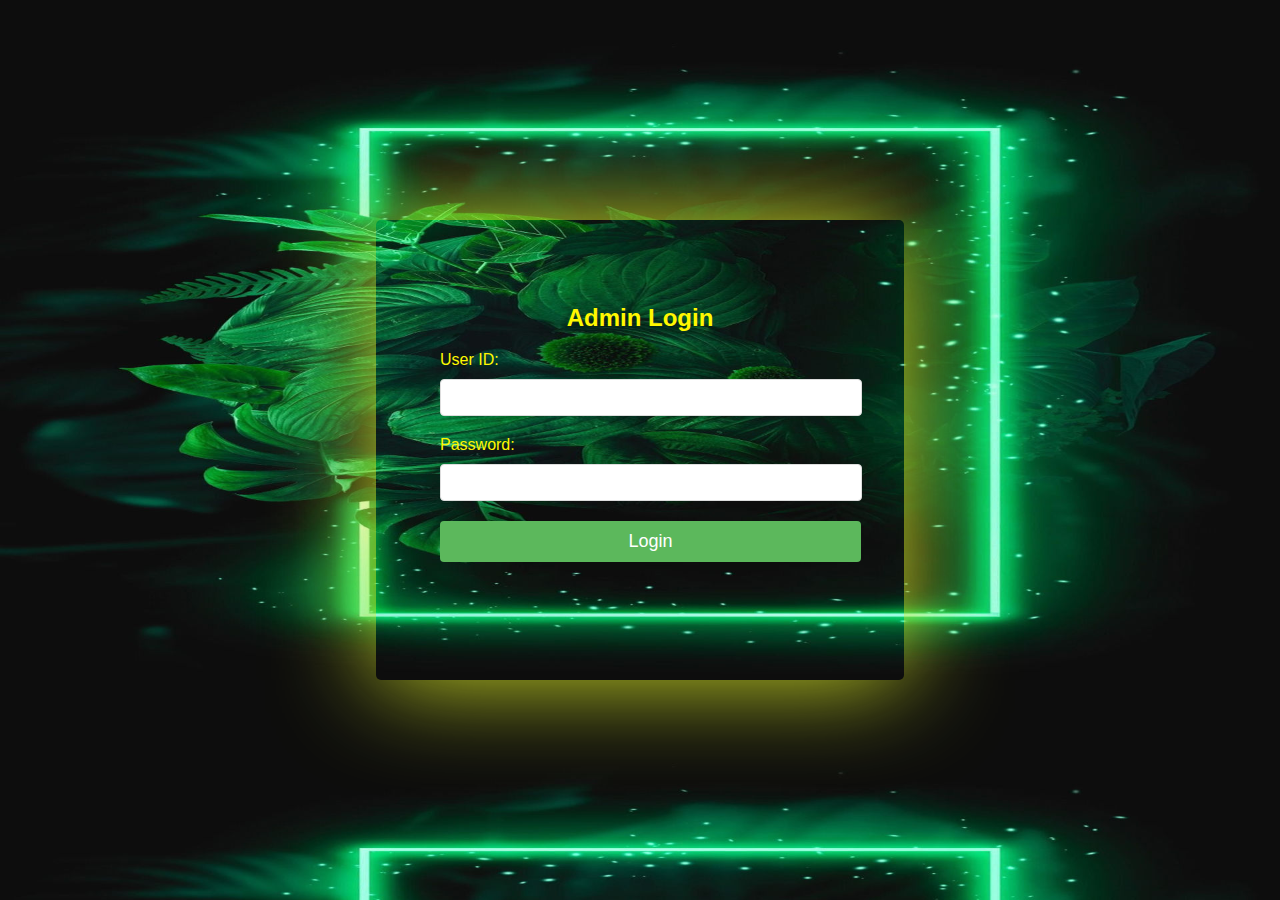
<file: AdminLogin.html>
<!DOCTYPE html>
<html lang="en">
<head>
    <meta charset="UTF-8">
    <meta name="viewport" content="width=device-width, initial-scale=1.0">
    <title>Admin Login</title>
    <link rel="icon" href="ico3.png" type="image/png">
    <link rel="stylesheet" href="AdminLongin.css">
</head>
<body>
    <div class="login-container">
        <h2>Admin Login</h2>
        <form id="loginForm">
            <div class="input-group">
                <label for="userId">User ID:</label>
                <input type="text" id="userId" required>
            </div>
            <div class="input-group">
                <label for="password">Password:</label>
                <input type="password" id="password" required>
            </div>
            <button type="submit">Login</button>
            
            <p id="message" class="error-message"></p>
        </form>
    </div>
    <script src="AdminLogin.js"></script>
</body>
</html>
</file>
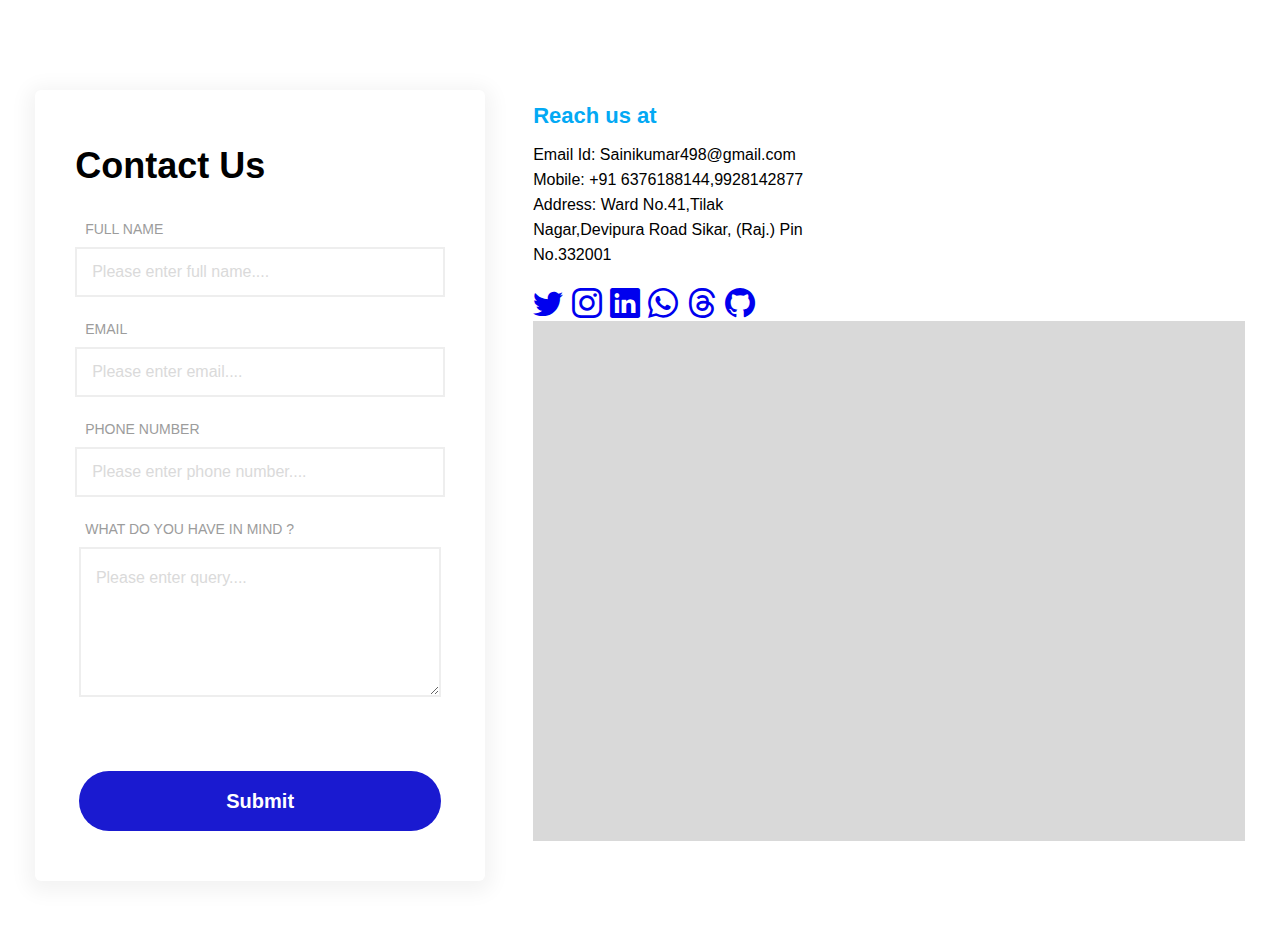
<file: Contact.html>
<!DOCTYPE html>
<html lang="en">
<head>
    <title>Contact</title>
    <link rel="icon" href="ico3.png" type="image/png">
    <link rel="stylesheet" href="Contact.css">
    <link rel="stylesheet" href="ContactRespo.css">
    <link rel="stylesheet" href="https://cdn.jsdelivr.net/npm/bootstrap-icons@1.11.3/font/bootstrap-icons.min.css">
    
</head>
<body>
    <div class="contact_us_6">
        <div class="responsive-container-block container">
          <form method="POST" id="form" class="form-box">
            <input type="hidden" name="access_key" value="07b99b09-ee72-45ee-97b2-a0190a23fc3d">
            <div class="container-block form-wrapper">
              <div class="mob-text">
                <p class="text-blk contactus-head">
                  Contact Us
                </p>
                <p class="text-blk contactus-subhead">
                  Lorem ipsum dolor sit amet, consectetur adipiscing elit. Felis diam lectus sapien.
                </p>
              </div>
              <div class="responsive-container-block" id="i2cbk">
                <div class="responsive-cell-block wk-tab-12 wk-mobile-12 wk-desk-12 wk-ipadp-12" id="i10mt-3">
                  <p class="text-blk input-title">
                    FULL NAME
                  </p>
                  <input class="input" id="ijowk-3" name="name" placeholder="Please enter full name...." required>
                </div>
                <div class="responsive-cell-block wk-tab-12 wk-mobile-12 wk-desk-12 wk-ipadp-12" id="ip1yp">
                  <p class="text-blk input-title">
                    EMAIL
                  </p>
                  <input class="input" id="ipmgh-3" name="email" placeholder="Please enter email...." required >
                </div>
                <div class="responsive-cell-block wk-tab-12 wk-mobile-12 wk-desk-12 wk-ipadp-12" id="ih9wi">
                  <p class="text-blk input-title">
                    PHONE NUMBER
                  </p>
                  <input class="input" id="imgis-3" name="phone number" placeholder="Please enter phone number...." required>
                </div>
                <div class="responsive-cell-block wk-tab-12 wk-mobile-12 wk-desk-12 wk-ipadp-12" id="i634i-3">
                  <p class="text-blk input-title">
                    WHAT DO YOU HAVE IN MIND ?
                  </p>
                  <textarea class="textinput" id="i5vyy-3" name="massase" placeholder="Please enter query...." required></textarea>
                </div>
              </div>
              <input type="checkbox" name="botcheck" class="hidden" style="display: none;">
              <button class="submit-btn" id="w-c-s-bgc_p-1-dm-id-2">Submit</button>
            </div>
            <div id="result"></div>
          </form>
          <div class="responsive-cell-block wk-desk-7 wk-ipadp-12 wk-tab-12 wk-mobile-12" id="i772w">
            <div class="map-part">
              <p class="text-blk map-contactus-head" id="w-c-s-fc_p-1-dm-id">
                Reach us at
              </p>
              <p class="text-blk map-contactus-subhead">
                Email Id: Sainikumar498@gmail.com
                Mobile: +91 6376188144,9928142877
                Address: Ward No.41,Tilak Nagar,Devipura Road
                Sikar, (Raj.) Pin No.332001
              </p>
              <p class="text-blk map-contactus-subhead"></p>
              <div class="icon">
                <a href="https://x.com/Er_ANKIT_SAINI"><i class="bi bi-twitter"></i></a>
                <a href="https://www.instagram.com/ankit.saini.sekhawati/profilecard/?igsh=Y3B1ZWVoazY4NDR6"><i class="bi bi-instagram"></i></a>
                <a href="https://www.linkedin.com/in/ankit-kumar-saini-2961a4275?utm_source=share&utm_campaign=share_via&utm_content=profile&utm_medium=android_app"><i class="bi bi-linkedin"></i></a>
                <a href="https://wa.me/916376188144"><i class="bi bi-whatsapp"></i></a>
                <a href="https://www.threads.net/@ankit.saini.sekhawati"><i class="bi bi-threads"></i></a>
                <a href="https://github.com/ANKITSAINI498"><i class="bi bi-github"></i></a>
              </div>
              <div class="map-box container-block">
                <iframe src="https://www.google.com/maps/embed?pb=!1m18!1m12!1m3!1d14139.599993341913!2d75.21289915!3d27.62761365!2m3!1f0!2f0!3f0!3m2!1i1024!2i768!4f13.1!4m3!3e6!4m0!4m0!5e0!3m2!1sen!2sin!4v1728842800286!5m2!1sen!2sin" width="100%" height="100%" style="border:0;" allowfullscreen="" loading="lazy" referrerpolicy="no-referrer-when-downgrade"></iframe>
              </div>
            </div>
          </div>
        </div>
      </div>
      
      <script src="Contact.js"></script>
      <script src="Gmail.js"></script>

</body>
</html>
</file>
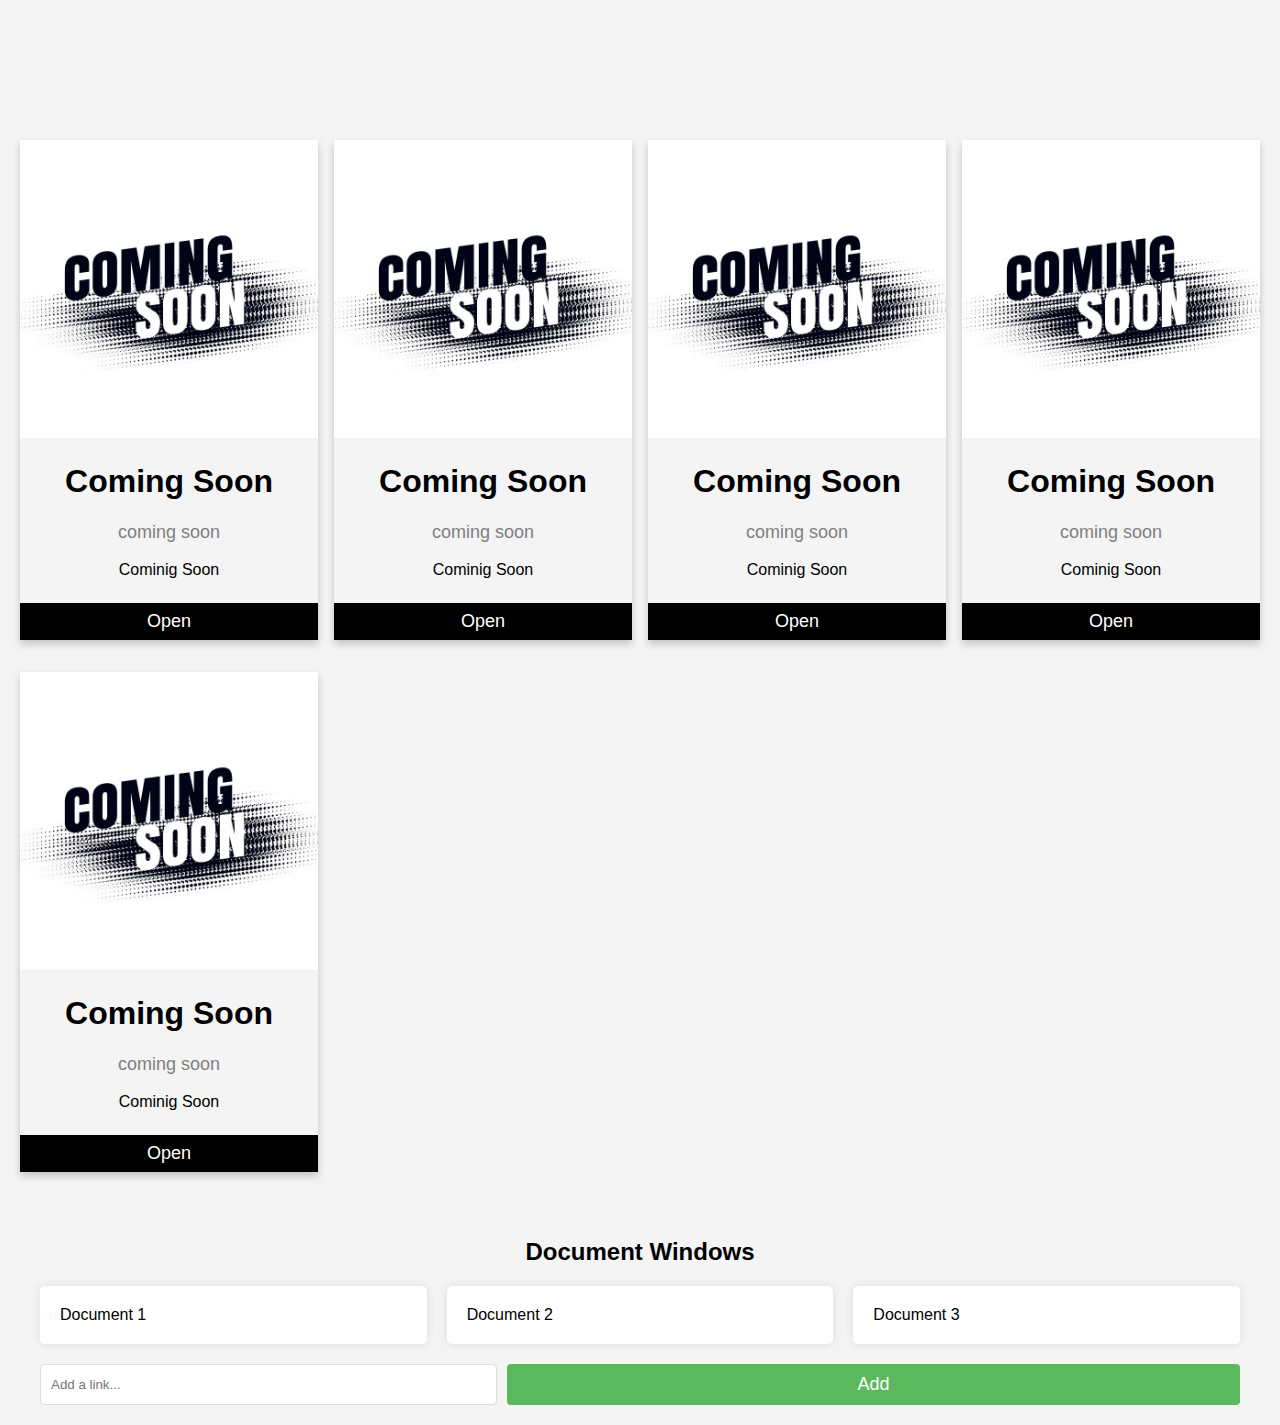
<file: head.html>
<!DOCTYPE html>
<html lang="en">
<head>
    <meta charset="UTF-8">
    <meta name="viewport" content="width=device-width, initial-scale=1.0">
    <title>Admin Login</title>
    <link rel="icon" href="ico3.png" type="image/png">
    <link rel="stylesheet" href="head.css"> 
</head>
<body>


    <section class="layout">
        <div>
            <div class="card">
                <img src="coming-soon.webp" alt="coming soon" style="width:100%">
                <h1>Coming Soon</h1>
                <p class="title">coming soon</p>
                <p>Cominig Soon</p>
                <div style="margin: 24px 0;">
                    <a href="#"><i class="fa fa-dribbble"></i></a>
                    <a href="#"><i class="fa fa-twitter"></i></a>
                    <a href="#"><i class="fa fa-linkedin"></i></a>
                    <a href="#"><i class="fa fa-facebook"></i></a>
                </div>
                <p><button class="button-1">Open</button></p>
            </div>
        </div>

        <div>
            <div class="card">
                <img src="coming-soon.webp" alt="coming soon" style="width:100%">
                <h1>Coming Soon</h1>
                <p class="title">coming soon</p>
                <p>Cominig Soon</p>
                <div style="margin: 24px 0;">
                    <a href="#"><i class="fa fa-dribbble"></i></a>
                    <a href="#"><i class="fa fa-twitter"></i></a>
                    <a href="#"><i class="fa fa-linkedin"></i></a>
                    <a href="#"><i class="fa fa-facebook"></i></a>
                </div>
                <p><button class="button-1">Open</button></p>
            </div>
        </div>

        <div>
            <div class="card">
                <img src="coming-soon.webp" alt="coming soon" style="width:100%">
                <h1>Coming Soon</h1>
                <p class="title">coming soon</p>
                <p>Cominig Soon</p>
                <div style="margin: 24px 0;">
                    <a href="#"><i class="fa fa-dribbble"></i></a>
                    <a href="#"><i class="fa fa-twitter"></i></a>
                    <a href="#"><i class="fa fa-linkedin"></i></a>
                    <a href="#"><i class="fa fa-facebook"></i></a>
                </div>
                <p><button class="button-1">Open</button></p>
            </div>
        </div>

        <div>
            <div class="card">
                <img src="coming-soon.webp" alt="coming soon" style="width:100%">
                <h1>Coming Soon</h1>
                <p class="title">coming soon</p>
                <p>Cominig Soon</p>
                <div style="margin: 24px 0;">
                    <a href="#"><i class="fa fa-dribbble"></i></a>
                    <a href="#"><i class="fa fa-twitter"></i></a>
                    <a href="#"><i class="fa fa-linkedin"></i></a>
                    <a href="#"><i class="fa fa-facebook"></i></a>
                </div>
                <p><button class="button-1">Open</button></p>
            </div>
        </div>

        <div>
            <div class="card">
                <img src="coming-soon.webp" alt="coming soon" style="width:100%">
                <h1>Coming Soon</h1>
                <p class="title">coming soon</p>
                <p>Cominig Soon</p>
                <div style="margin: 24px 0;">
                    <a href="#"><i class="fa fa-dribbble"></i></a>
                    <a href="#"><i class="fa fa-twitter"></i></a>
                    <a href="#"><i class="fa fa-linkedin"></i></a>
                    <a href="#"><i class="fa fa-facebook"></i></a>
                </div>
                <p><button class="button-1">Open</button></p>
            </div>
        </div>

    </section>



    <div class="container-1">
        <h2>Document Windows</h2>
        <div class="documents">
            <!-- Document windows will be created here -->
        </div>
        <div class="link-box">
            <input type="text" id="linkInput" placeholder="Add a link...">
            <button class="Button-2" id="addButton">Add</button>
        </div>
    </div>
    <script src="head.js"></script>
</body>
</html>
</file>
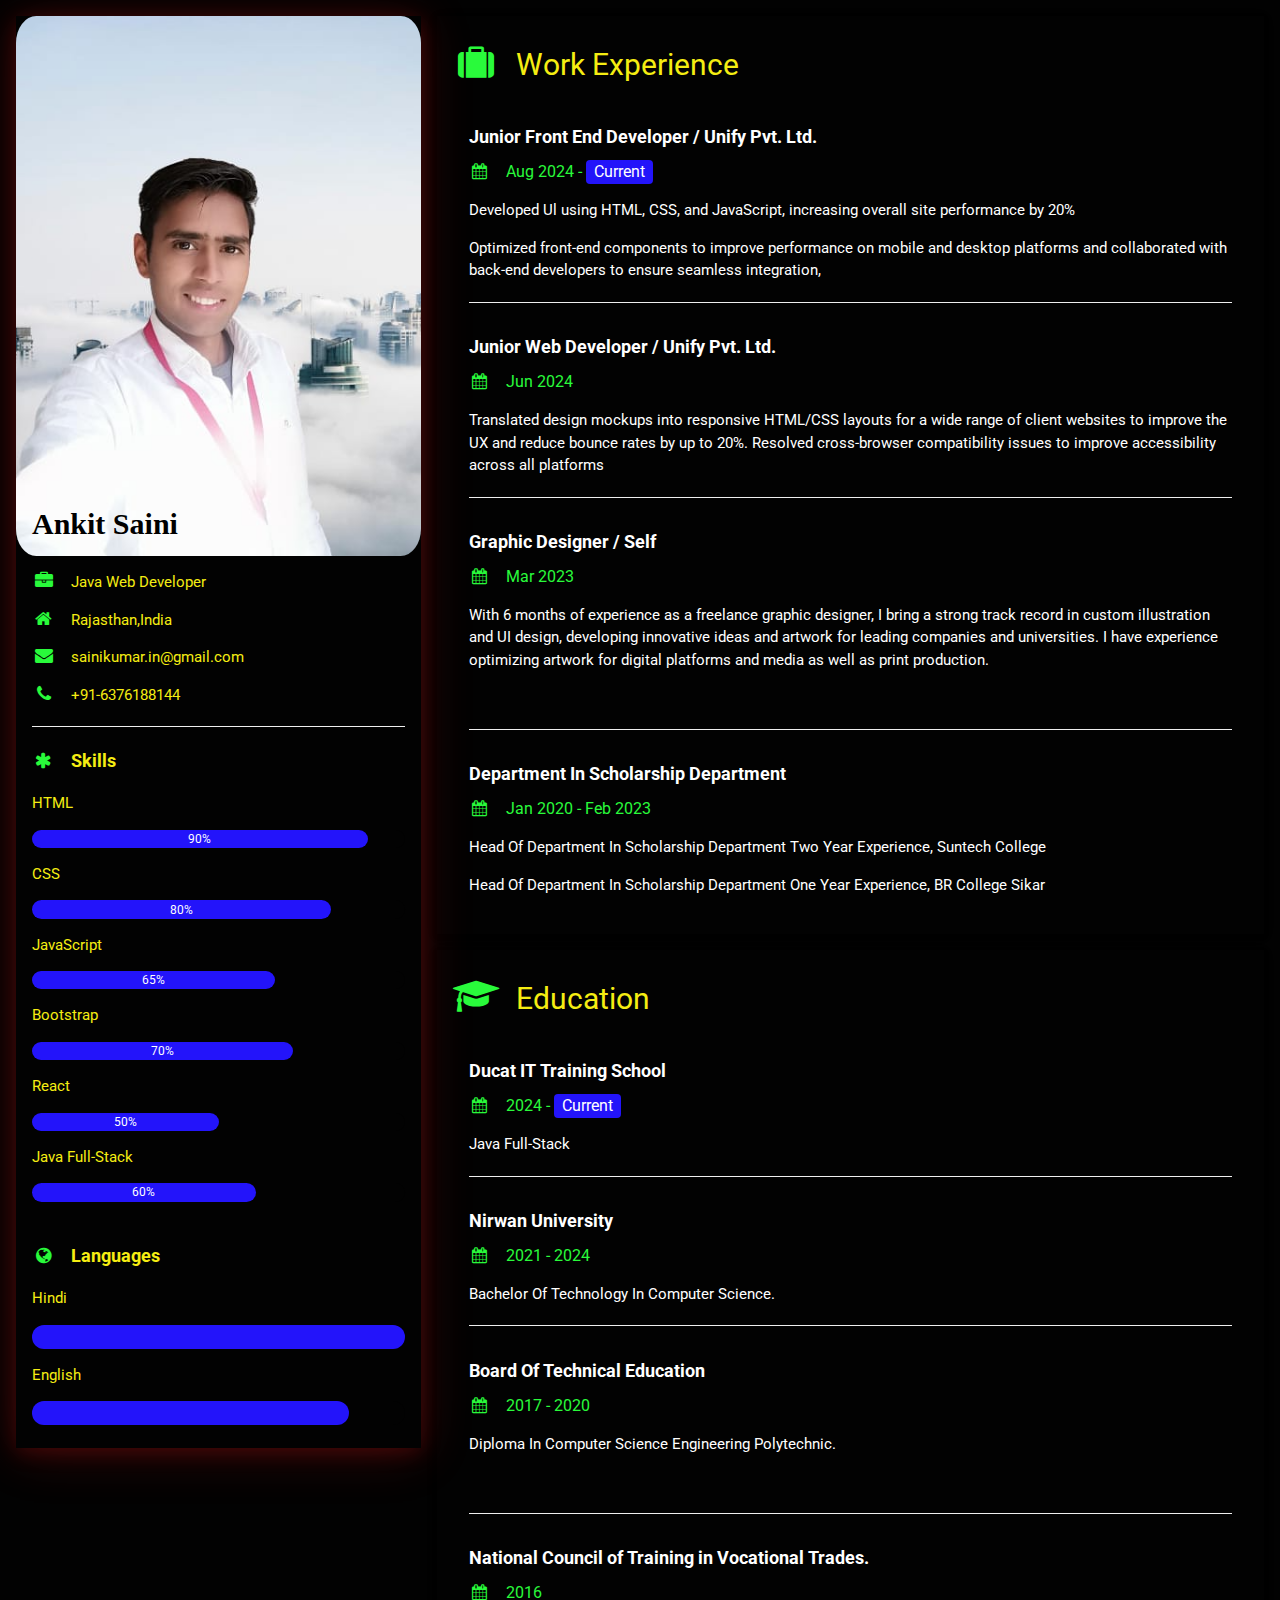
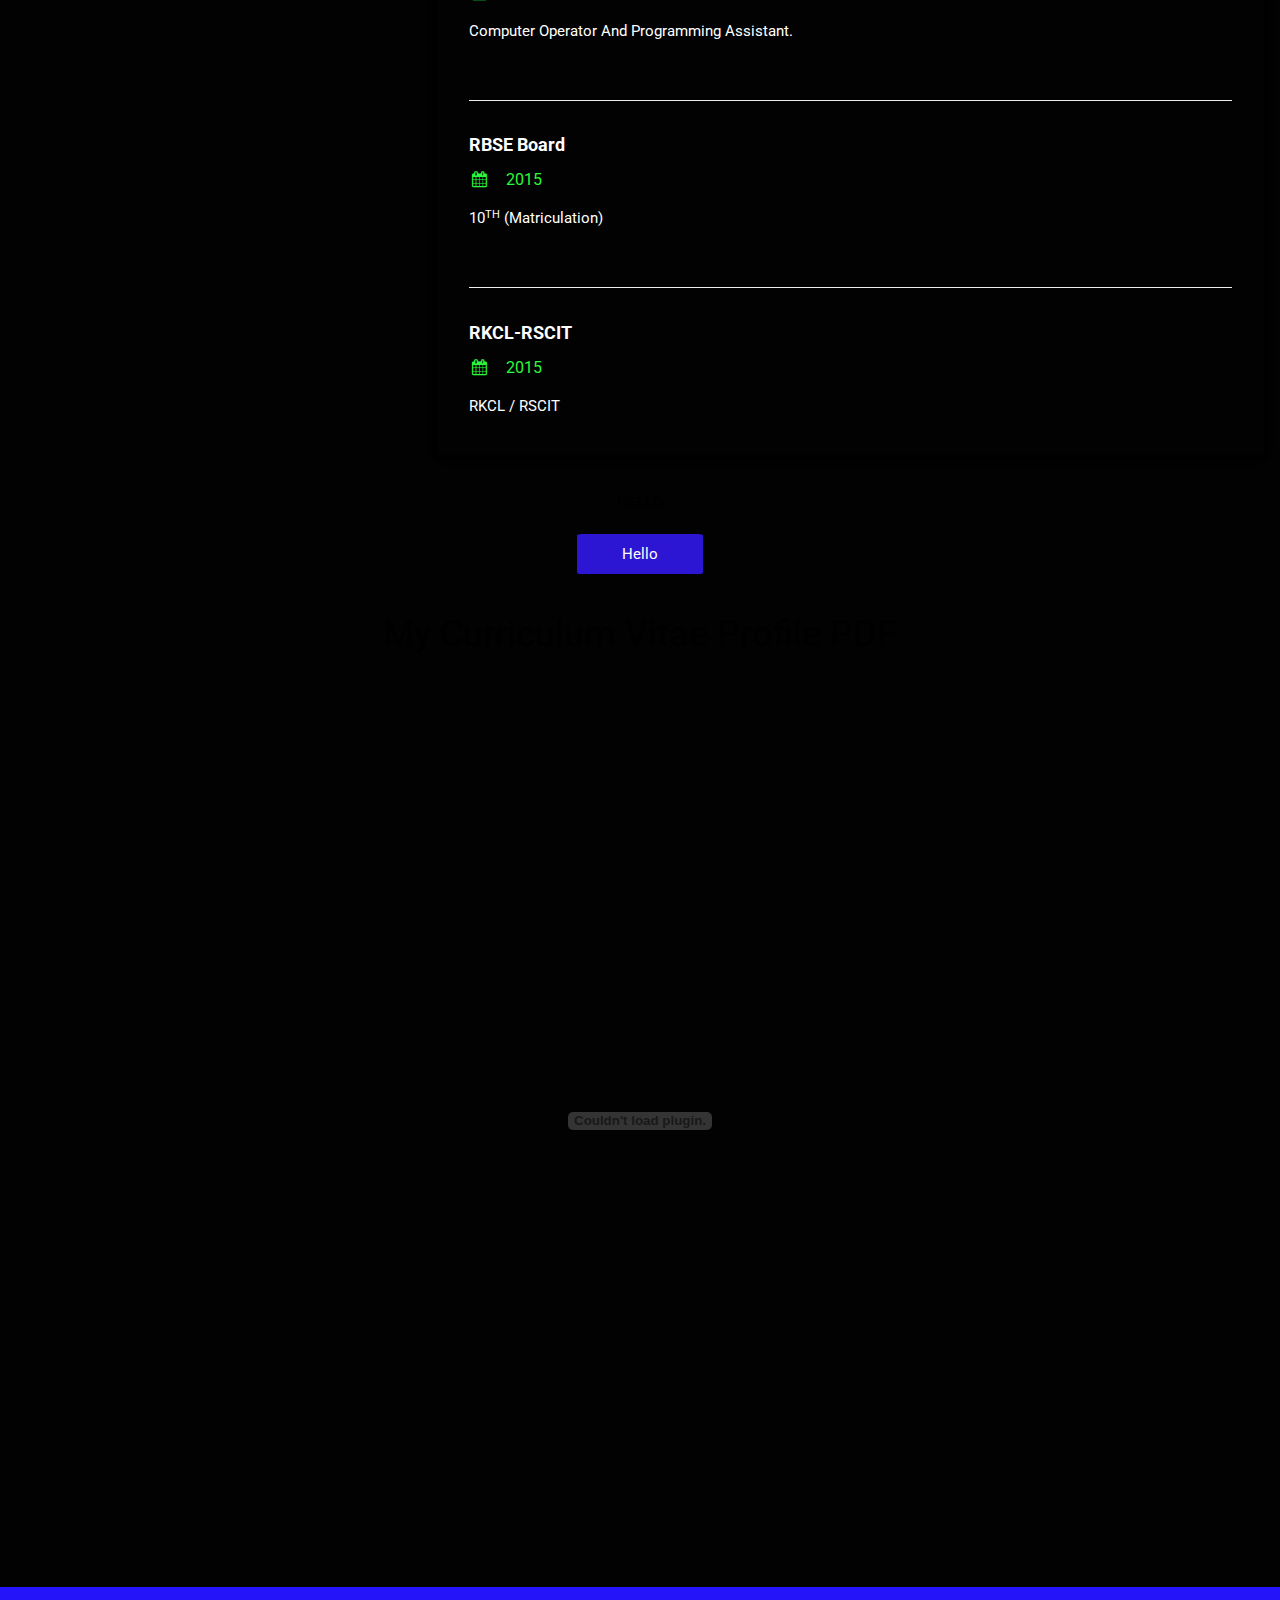
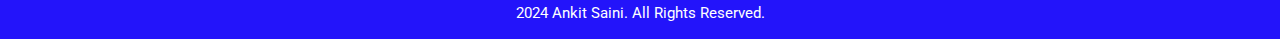
<file: Resume.html>
<html>
<title>My Resume</title>
<link rel="icon" href="ico3.png" type="image/png">
<meta charset="UTF-8">
<meta name="viewport" content="width=device-width, initial-scale=1">
<link rel="stylesheet" href="./Resume.css">
<link rel='stylesheet' href='https://fonts.googleapis.com/css?family=Roboto'>
<link rel="stylesheet" href="https://cdnjs.cloudflare.com/ajax/libs/font-awesome/4.7.0/css/font-awesome.min.css">
<style>
html,body,h1,h2,h3,h4,h5,h6 {font-family: "Roboto", sans-serif}
</style>
<body class="w3-light-grey">
 
<!-- Page Container -->
<div class="w3-content w3-margin-top" style="max-width:1400px;">


  <!-- The Grid -->
  <div class="w3-row-padding">
  
    <!-- Left Column -->
    <div class="w3-third">
    
      <div class="w3-white w3-text-grey w3-card-4">
        <div class="w3-display-container">
          <img src="image-1.png" style="width:100%" alt="mypic">
          <div class="w3-display-bottomleft w3-container w3-text-black">
            <h2 style="font-family: american typewriter,serif;"><b>Ankit Saini</b></h2>
          </div>
        </div>
        <div class="w3-container">
          <p><i class="fa fa-briefcase fa-fw w3-margin-right w3-large w3-text-teal"></i>Java Web Developer</p>
          <p><i class="fa fa-home fa-fw w3-margin-right w3-large w3-text-teal"></i>Rajasthan,India</p>
          <p><i class="fa fa-envelope fa-fw w3-margin-right w3-large w3-text-teal"></i>sainikumar.in@gmail.com</p>
          <p><i class="fa fa-phone fa-fw w3-margin-right w3-large w3-text-teal"></i>+91-6376188144</p>
          <hr>

          <p class="w3-large"><b><i class="fa fa-asterisk fa-fw w3-margin-right w3-text-teal"></i>Skills</b></p>
          <p>HTML</p>
          <div class="w3-light-grey w3-round-xlarge w3-small">
            <div class="w3-container w3-center w3-round-xlarge w3-teal" style="width:90%">90%</div>
          </div>
          <p>CSS</p>
          <div class="w3-light-grey w3-round-xlarge w3-small">
            <div class="w3-container w3-center w3-round-xlarge w3-teal" style="width:80%">
              <div class="w3-center w3-text-white">80%</div>
            </div>
          </div>
          <p>JavaScript</p>
          <div class="w3-light-grey w3-round-xlarge w3-small">
            <div class="w3-container w3-center w3-round-xlarge w3-teal" style="width:65%">65%</div>
          </div>
          <p>Bootstrap</p>
          <div class="w3-light-grey w3-round-xlarge w3-small">
            <div class="w3-container w3-center w3-round-xlarge w3-teal" style="width:70%">70%</div>
          </div>
          <p>React</p>
          <div class="w3-light-grey w3-round-xlarge w3-small">
            <div class="w3-container w3-center w3-round-xlarge w3-teal" style="width:50%">50%</div>
          </div>
          <p>Java Full-Stack</p>
          <div class="w3-light-grey w3-round-xlarge w3-small">
            <div class="w3-container w3-center w3-round-xlarge w3-teal" style="width:60%">60%</div>
          </div>
          <br>

          <p class="w3-large w3-text-theme"><b><i class="fa fa-globe fa-fw w3-margin-right w3-text-teal"></i>Languages</b></p>
          <p>Hindi</p>
          <div class="w3-light-grey w3-round-xlarge">
            <div class="w3-round-xlarge w3-teal" style="height:24px;width:100%"></div>
          </div>
          <p>English</p>
          <div class="w3-light-grey w3-round-xlarge">
            <div class="w3-round-xlarge w3-teal" style="height:24px;width:85%"></div>
          </div>
          <br>
        </div>
      </div><br>

    <!-- End Left Column -->
    </div>

    <!-- Right Column -->
    <div class="w3-twothird">
    
      <div class="w3-container w3-card w3-white w3-margin-bottom">
        <h2 class="w3-text-grey w3-padding-16"><i class="fa fa-suitcase fa-fw w3-margin-right w3-xxlarge w3-text-teal"></i>Work Experience</h2>
        <div class="w3-container">
          <h5 class="w3-opacity"><b>Junior Front End Developer / Unify Pvt. Ltd.</b></h5>
          <h6 class="w3-text-teal"><i class="fa fa-calendar fa-fw w3-margin-right"></i>Aug 2024 - <span class="w3-tag w3-teal w3-round">Current</span></h6>
          <p>Developed Ul using HTML, CSS, and JavaScript, increasing overall site performance by 20%
          </p>
          <p>Optimized front-end components to improve performance on mobile and desktop platforms and collaborated with back-end developers to ensure seamless integration,
          </p>
          <hr>
        </div>
        <div class="w3-container">
          <h5 class="w3-opacity"><b>Junior Web Developer / Unify Pvt. Ltd.</b></h5>
          <h6 class="w3-text-teal"><i class="fa fa-calendar fa-fw w3-margin-right"></i>Jun 2024</h6>
          <p>Translated design mockups into responsive HTML/CSS layouts for a wide range of client websites to improve the UX and reduce bounce rates by up to 20%. Resolved cross-browser compatibility issues to improve accessibility across all platforms</p>
          <hr>
        </div>
        <div class="w3-container">
          <h5 class="w3-opacity"><b>Graphic Designer / Self</b></h5>
          <h6 class="w3-text-teal"><i class="fa fa-calendar fa-fw w3-margin-right"></i>Mar 2023</h6>
          <p>With 6 months of experience as a freelance graphic designer, I bring a strong track record in custom illustration and UI design, developing innovative ideas and artwork for leading companies and universities. I have experience optimizing artwork for digital platforms and media as well as print production.</p><br>
        <hr>
        </div>
        <div class="w3-container">
          <h5 class="w3-opacity"><b>Department In Scholarship Department</b></h5>
          <h6 class="w3-text-teal"><i class="fa fa-calendar fa-fw w3-margin-right"></i>Jan 2020 - Feb 2023</h6>
          <p>Head Of Department In Scholarship Department Two Year Experience, Suntech College</p>
          <p>Head Of Department In Scholarship Department One Year Experience, BR College Sikar</p>
          <br>
        </div>
      </div>

      <div class="w3-container w3-card w3-white">
        <h2 class="w3-text-grey w3-padding-16"><i class="fa fas fa-graduation-cap fa-fw w3-margin-right w3-xxlarge w3-text-teal"></i>Education</h2>
        <div class="w3-container">
          <h5 class="w3-opacity"><b>Ducat IT Training School</b></h5>
          <h6 class="w3-text-teal"><i class="fa fa-calendar fa-fw w3-margin-right"></i>2024 - <span class="w3-tag w3-teal w3-round">Current</span></h6>
          <p>Java Full-Stack</p>
          <hr>
        </div>
        <div class="w3-container">
          <h5 class="w3-opacity"><b>Nirwan University</b></h5>
          <h6 class="w3-text-teal"><i class="fa fa-calendar fa-fw w3-margin-right"></i>2021 - 2024</h6>
          <p>Bachelor Of Technology In Computer Science. </p>
          <hr>
        </div>
        <div class="w3-container">
          <h5 class="w3-opacity"><b>Board Of Technical Education</b></h5>
          <h6 class="w3-text-teal"><i class="fa fa-calendar fa-fw w3-margin-right"></i>2017 - 2020</h6>
          <p>Diploma In Computer Science Engineering Polytechnic.</p><br>
        <hr>
        </div>
        <div class="w3-container">
          <h5 class="w3-opacity"><b>National Council of Training in Vocational Trades.</b></h5>
          <h6 class="w3-text-teal"><i class="fa fa-calendar fa-fw w3-margin-right"></i>2016</h6>
          <p>Computer Operator And Programming Assistant.</p><br>
        <hr>
        </div>
        <div class="w3-container">
          <h5 class="w3-opacity"><b>RBSE Board</b></h5>
          <h6 class="w3-text-teal"><i class="fa fa-calendar fa-fw w3-margin-right"></i>2015</h6>
          <p>10<sup>TH</sup> (Matriculation)</p><br>
          <hr>
        </div>
        <div class="w3-container">
          <h5 class="w3-opacity"><b>RKCL-RSCIT</b></h5>
          <h6 class="w3-text-teal"><i class="fa fa-calendar fa-fw w3-margin-right"></i>2015</h6>
          <p>RKCL / RSCIT</p><br>
        </div>
      </div>

    <!-- End Right Column -->
    </div>
    
  <!-- End Grid -->
  </div>
  
  <!-- End Page Container -->
</div>
<div class="but-1">
  <div class="button-7">
  <span><p>hello</p></span>
  <button class="list-of-type" onclick="window.location.href='./index.html'">Hello</button>
</div>
</div>





        <!-- PDF -->
        
        <center>
        <h1> My Curriculum Vitae Profile PDF</h1>
        <embed class="pdf" src="./cv ankit.pdf"></center>
        <!-- End PDF -->
          


<footer class="w3-container w3-teal w3-center w3-margin-top">
  <p>2024 Ankit Saini. All Rights Reserved.</p>
</footer>

</body>
</html>
</file>
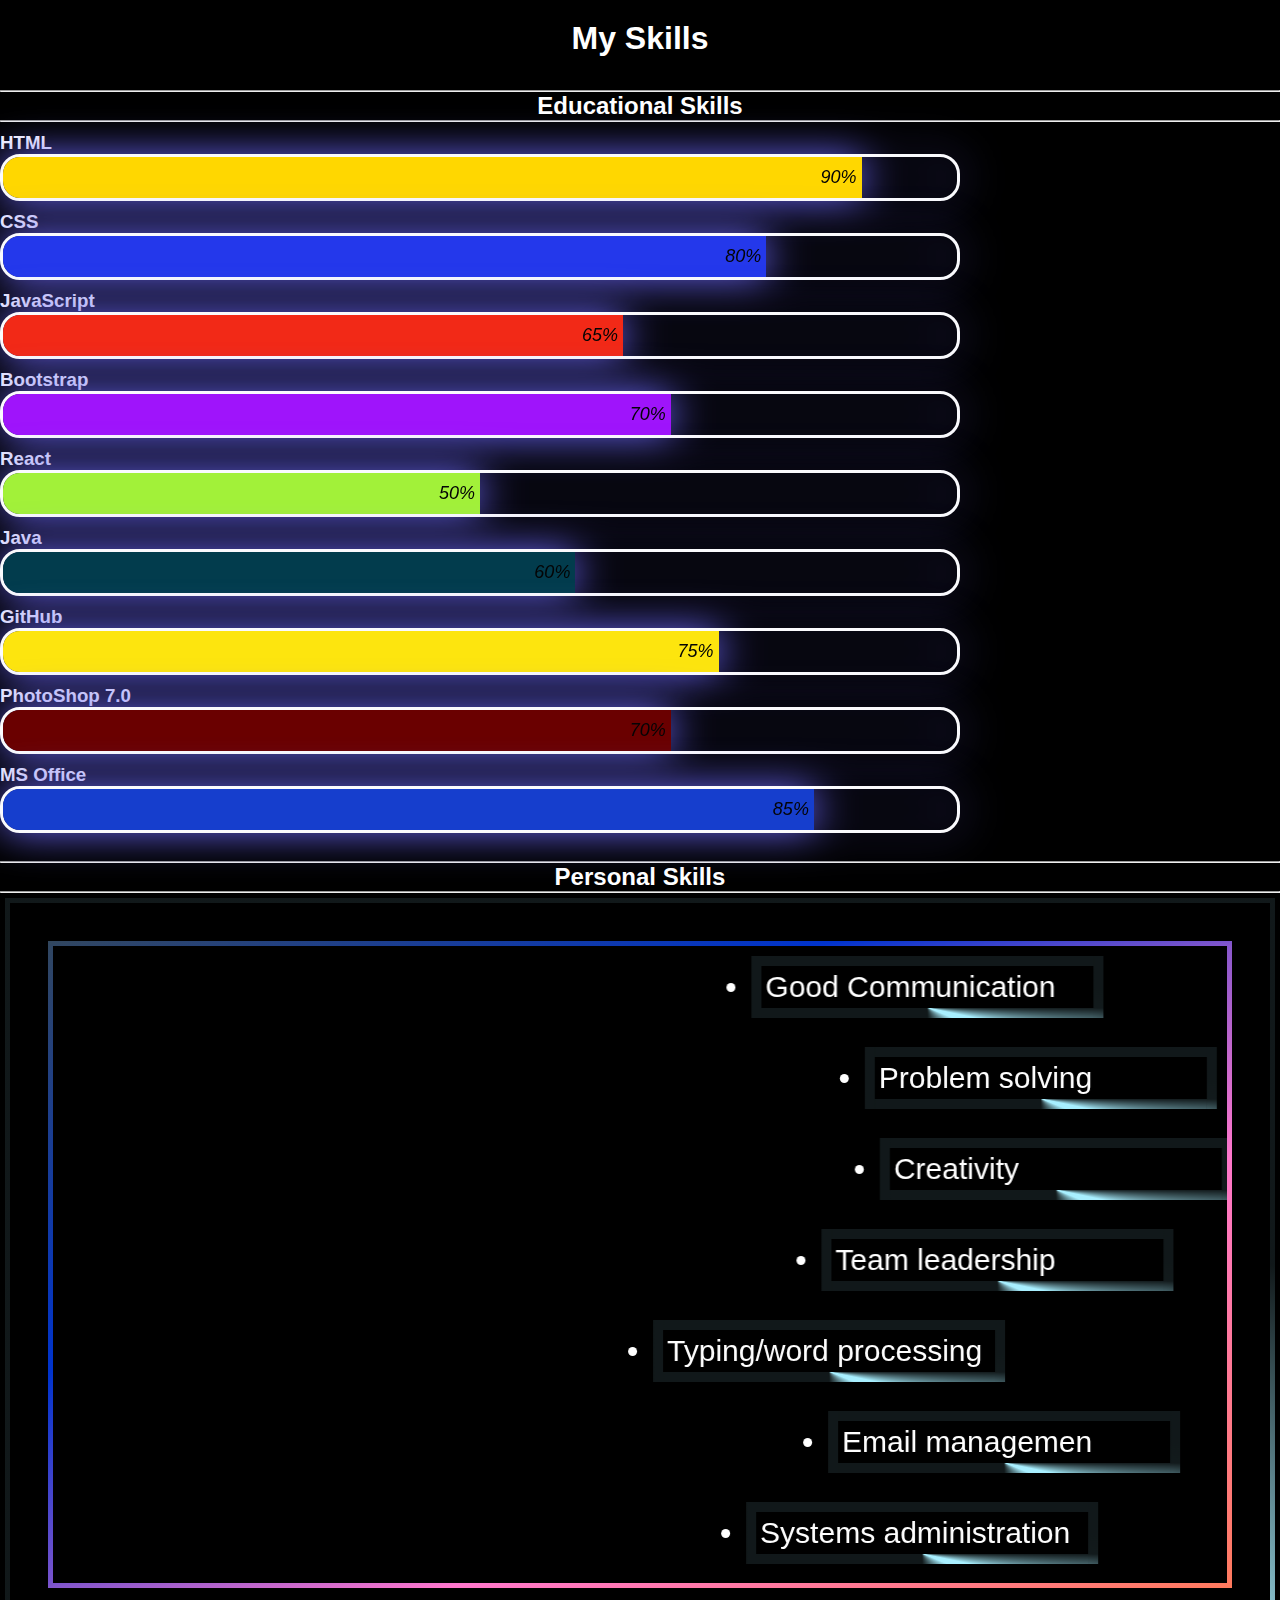
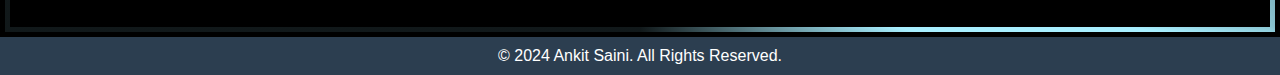
<file: skill.html>
<!DOCTYPE html>
<html lang="en">
<head>
    <meta charset="UTF-8">
    <meta name="viewport" content="width=device-width, initial-scale=1.0">
    <title>Skills Page</title>
    <link rel="icon" href="ico3.png" type="image/png">
    <link rel="stylesheet" href="skill.css">
    
</head>
<body>
    <center>
        <h1>My Skills</h1>
    </center>
    <br>
    <hr>
   <center> <h2>Educational Skills</h2></center>
   <hr>
    <h3>HTML</h3>
    <div class="container">
        <button class="collapsible"><div class="skills html">90%</div></button>
        <div class="content">
            <br>
            <marquee><Center><h2>HTML</h2></Center></marquee>
            <p> <li>HTML stands for Hyper Text Markup Language</li>
                <li>HTML is the standard markup language for creating Web pages</li>
                <li>HTML describes the structure of a Web page</li>
                <li>HTML consists of a series of elements</li>
                <li>HTML elements tell the browser how to display the content</li>
                <li>HTML elements label pieces of content such as "this is a heading", "this is a paragraph", "this is a link", etc.</li></p>
        </div>
    </div>
    
    <h3>CSS</h3>
    <div class="container">
        <button class="collapsible"><div class="skills css">80%</div></button>
        <div class="content"><br>
            <marquee><Center><h2>CSS</h2></Center></marquee>
            <p>
                <li>CSS stands for Cascading Style Sheets</li>
                <li>CSS describes how HTML elements are to be displayed on screen, paper, or in other media</li>
                <li>CSS saves a lot of work. It can control the layout of multiple web pages all at once</li>
                <li>External stylesheets are stored in CSS files</li>
                
            </p>
        </div>
    </div>
    <h3>JavaScript</h3>
    <div class="container">
        <button class="collapsible"><div class="skills js">65%</div></button>
        <div class="content"><br>
            <marquee><Center><h2>JavaScript</h2></Center></marquee>
            <p>
                <li>JavaScript, often abbreviated as JS, is a programming language and core technology of the Web, alongside HTML and CSS.</li>
                <li>99% of websites use JavaScript on the client side for webpage behavior.</li>
                <li>Web browsers have a dedicated JavaScript engine that executes the client code.</li>
            </p>
        </div>
    </div>
    <h3>Bootstrap</h3>
    <div class="container">
        <button class="collapsible"><div class="skills Bootstrap">70%</div></button>
        <div class="content"><br>
            <marquee><Center><h2>Bootstrap</h2></Center></marquee>
            <p>
                <li>Bootstrap is a free front-end framework for faster and easier web development</li>
                <li>Bootstrap includes HTML and CSS based design templates for typography, forms, buttons, tables, navigation, modals, image carousels and many other, as well as optional JavaScript plugins</li>
                <li>Bootstrap also gives you the ability to easily create responsive designs</li>
            </p>
        </div>
    </div>
    <h3>React</h3>
    <div class="container">
        <button class="collapsible"><div class="skills React">50%</div></button>
        <div class="content"><br>
            <marquee><Center><h2>React</h2></Center></marquee>
            <p>
                <li>React is a declarative, efficient, and flexible JavaScript library for building user interfaces. It lets you compose complex UIs from small and isolated pieces of code called “components”.</li>
            </p>
        </div>
    </div>
    <h3>Java</h3>
    <div class="container">
        <button class="collapsible"><div class="skills Java">60%</div></button>
        <div class="content"><br>
            <marquee><Center><h2>Java</h2></Center></marquee>
            <p>
                <li>Java is a class-based, object-oriented programming language that is designed to have as few implementation dependencies as possible. It is intended to let application developers write once, and run anywhere (WORA), meaning that compiled Java code can run on all platforms that support Java without the need for recompilation. Java was first released in 1995 and is widely used for developing applications for desktop, web, and mobile devices. Java is known for its simplicity, robustness, and security features, making it a popular choice for enterprise-level applications.</li>
            </p>
        </div>
    </div>
    <h3>GitHub</h3>
    <div class="container">
        <button class="collapsible"><div class="skills GitHub">75%</div></button>
        <div class="content"><br>
            <marquee><Center><h2>GitHub</h2></Center></marquee>
            <p>
                <li>
                GitHub is a web-based platform that uses Git, a version control system, to help developers manage and track changes in their code. It allows multiple people to collaborate on a project, track revisions, and contribute to code from anywhere in the world. GitHub offers both free and paid plans, catering to individuals and large organizations alike.</li>
            </p>
        </div>
    </div>
    <h3>PhotoShop 7.0</h3>
    <div class="container">
        <button class="collapsible"><div class="skills PhotoShop">70%</div></button>
        <div class="content">
            <br>
            <marquee><Center><h2>PhotoShop 7.0</h2></Center></marquee>
            <p>Photoshop is a photo-editing software. It is a popular image changing software package. It was developed in 1987 by the American brothers Thomas and John Knoll. There are two types of graphic software – Vector Graphic and Raster Graphic. This software provides many image editing features for raster (pixel-based) images as well as vector graphics. In technical language, Photoshop is a RASTER graphic software, which means it is used to edit the raster graphics. </p>
        </div>
    </div>
    <h3>MS Office</h3>
    <div class="container">
        <button class="collapsible"><div class="skills MS-Office">85%</div></button>
        <div class="content">
            <br>
            <marquee><Center><h2>MS Office</h2></Center></marquee>
            <p>
                <li>
                    Microsoft Office is a suite of applications designed to help with productivity and completing common tasks on a computer. You can create and edit documents containing text and images, work with data in spreadsheets and databases, and create presentations and posters.
                </li>
            </p>
        </div>
    </div>
    <br>
    <hr>
<div class="other-Skills">
    <center><h2>Personal Skills</h2></center>
    <hr>
    <div class="wrapper">
        <div class="box">
    <ul class="ul-other-Skills">
       <marquee behavior="alternate" scrollamount="20" scrolldelay="100"><li class="li-other-Skills">Good Communication</li></marquee>
       <marquee behavior="alternate" scrollamount="15" scrolldelay="100"><li class="li-other-Skills">Problem solving</li></marquee>
       <marquee behavior="alternate" scrollamount="25" scrolldelay="100"><li class="li-other-Skills">Creativity</li></marquee>
       <marquee behavior="alternate" scrollamount="20" scrolldelay="100"><li class="li-other-Skills">Team leadership</li></marquee>
       <marquee behavior="alternate" scrollamount="30" scrolldelay="100"><li class="li-other-Skills">Typing/word processing</li></marquee>
       <marquee behavior="alternate" scrollamount="15" scrolldelay="100"><li class="li-other-Skills">Email managemen</li></marquee>
       <marquee behavior="alternate"scrollamount="18" scrolldelay="100"><li class="li-other-Skills">Systems administration</li></marquee>
    </ul>
</div>
</div>

</div>
<footer>
    <p>&copy; 2024 Ankit Saini. All Rights Reserved.</p>
</footer>
<script src="skill.js" defer></script>
</body>
</html>
</file>
<file: AdminLongin.css>
body {
    font-family: Arial, sans-serif;
    background-image: url("./bg1.jpg");
    display: flex;
    justify-content: center;
    align-items: center;
    height: 100vh;
    margin: 0;
    background-size: contain;
}

.login-container {
    background: transparent;
    padding: 20px;
    border-radius: 5px;
    box-shadow: 0 0 100px rgba(220, 236, 40, 0.958);
    width: 90%; /* Width set to a percentage for better responsiveness */
    max-width: 400px; /* Max width for larger screens */
    color: #fff800;
    padding: 5%;
}

h2 {
    text-align: center;
}

.input-group {
    margin-bottom: 20px;
}

label {
    display: block;
    margin-bottom: 10px;
}

input {
    width: 100%;
    padding: 10px;
    border: 1px solid #ddd;
    border-radius: 4px;
}

button {
    width: 105.3%; 
    padding: 10px;
    background-color: #5cb85c;
    color: white;
    border: none;
    border-radius: 4px;
    cursor: pointer;
    font-size: large;
}

button:hover {
    background-color: #4cae4c;
}

.error-message {
    text-align: center;
    text-transform: uppercase;
    background-image: linear-gradient(
        -225deg,
        #231557 0%,
        #44107a 29%,
        #ff1361 67%,
        #fff800 100%
    );
    background-size: 200% auto;
  background-clip: border-box;
    color: #fff;
    background-clip: text;
    -webkit-background-clip: text;
    -webkit-text-fill-color: transparent;
    animation: textclip 2s linear infinite;
    display: inline-block;
    font-size: 25px;
}

@keyframes textclip {
    to {
        background-position: 200% center;
    }
}

/* Media queries for responsiveness */
@media (max-width: 600px) {
    .login-container {
        width: 90%; /* Full width on smaller screens */
        padding: 10%; /* Adjust padding */
        margin-left: 10px;
        margin-right: 8px;
    }
}
</file>
<file: Contact.css>
.contact_us_6 * {
    font-family: Nunito, sans-serif;
  }

  .contact_us_6 .text-blk {
    margin-top: 0px;
    margin-right: 0px;
    margin-bottom: 0px;
    margin-left: 0px;
    line-height: 25px;
  }
  
  .contact_us_6 .responsive-cell-block {
    min-height: 75px;
  }
  
  .contact_us_6 input:focus,
  .contact_us_6 textarea:focus {
    outline-color: initial;
    outline-style: none;
    outline-width: initial;
  }
  
  .contact_us_6 .container-block {
    min-height: 75px;
    width: 100%;
    padding-top: 10px;
    padding-right: 10px;
    padding-bottom: 10px;
    padding-left: 10px;
    display: block;
  }
  
  .contact_us_6 .responsive-container-block {
    min-height: 75px;
    display: flex;
    flex-wrap: wrap;
    justify-content: flex-start;
    margin-top: 0px;
    margin-right: auto;
    margin-bottom: 50px;
    margin-left: auto;
    padding-top: 0px;
    padding-right: 0px;
    padding-bottom: 0px;
    padding-left: 0px;
  }
  
  .contact_us_6 .responsive-container-block.big-container {
    padding-top: 10px;
    padding-right: 30px;
    width: 35%;
    padding-bottom: 10px;
    padding-left: 30px;
    background-color: #03a9f4;
    position: absolute;
    height: 950px;
    right: 0px;
  }
  
  .contact_us_6 .responsive-container-block.container {
    position: relative;
    min-height: 75px;
    flex-direction: row;
    z-index: 2;
    flex-wrap: nowrap;
    align-items: center;
    justify-content: center;
    padding-top: 0px;
    padding-right: 30px;
    padding-bottom: 0px;
    padding-left: 30px;
    max-width: 1320px;
    margin-top: 0px;
    margin-right: auto;
    margin-bottom: 0px;
    margin-left: auto;
  }
  
  .contact_us_6 .container-block.form-wrapper {
    background-color: white;
    max-width: 450px;
    text-align: center;
    padding-top: 50px;
    padding-right: 40px;
    padding-bottom: 50px;
    padding-left: 40px;
    box-shadow: rgba(0, 0, 0, 0.05) 0px 4px 20px 7px;
    border-top-left-radius: 6px;
    border-top-right-radius: 6px;
    border-bottom-right-radius: 6px;
    border-bottom-left-radius: 6px;
    margin-top: 90px;
    margin-right: 0px;
    margin-bottom: 60px;
    margin-left: 0px;
  }
  
  .contact_us_6 .text-blk.contactus-head {
    font-size: 36px;
    line-height: 52px;
    font-weight: 900;
  }
  
  .contact_us_6 .text-blk.contactus-subhead {
    color: #9c9c9c;
    width: 300px;
    margin-top: 0px;
    margin-right: auto;
    margin-bottom: 50px;
    margin-left: auto;
    display: none;
  }
  
  .contact_us_6 .responsive-cell-block.wk-desk-6.wk-ipadp-6.wk-tab-12.wk-mobile-12 {
    margin-top: 0px;
    margin-right: 0px;
    margin-bottom: 26px;
    margin-left: 0px;
    min-height: 50px;
  }
  
  .contact_us_6 .input {
    width: 100%;
    height: 50px;
    padding-top: 1px;
    padding-right: 15px;
    padding-bottom: 1px;
    padding-left: 15px;
    border-top-width: 2px;
    border-right-width: 2px;
    border-bottom-width: 2px;
    border-left-width: 2px;
    border-top-style: solid;
    border-right-style: solid;
    border-bottom-style: solid;
    border-left-style: solid;
    border-top-color: #eeeeee;
    border-right-color: #eeeeee;
    border-bottom-color: #eeeeee;
    border-left-color: #eeeeee;
    border-image-source: initial;
    border-image-slice: initial;
    border-image-width: initial;
    border-image-outset: initial;
    border-image-repeat: initial;
    font-size: 16px;
    color: black;
  }
  
  .contact_us_6 .textinput {
    width: 98%;
    min-height: 150px;
    padding-top: 20px;
    padding-right: 15px;
    padding-bottom: 20px;
    padding-left: 15px;
    border-top-width: 2px;
    border-right-width: 2px;
    border-bottom-width: 2px;
    border-left-width: 2px;
    border-top-style: solid;
    border-right-style: solid;
    border-bottom-style: solid;
    border-left-style: solid;
    border-top-color: #eeeeee;
    border-right-color: #eeeeee;
    border-bottom-color: #eeeeee;
    border-left-color: #eeeeee;
    border-image-source: initial;
    border-image-slice: initial;
    border-image-width: initial;
    border-image-outset: initial;
    border-image-repeat: initial;
    font-size: 16px;
  }
  
  .contact_us_6 .submit-btn {
    width: 98%;
    background-color: #1a1ad0;
    height: 60px;
    font-size: 20px;
    font-weight: 700;
    color: white;
    border-top-width: 0px;
    border-right-width: 0px;
    border-bottom-width: 0px;
    border-left-width: 0px;
    border-top-style: outset;
    border-right-style: outset;
    border-bottom-style: outset;
    border-left-style: outset;
    border-top-color: #767676;
    border-right-color: #767676;
    border-bottom-color: #767676;
    border-left-color: #767676;
    border-image-source: initial;
    border-image-slice: initial;
    border-image-width: initial;
    border-image-outset: initial;
    border-image-repeat: initial;
    border-top-left-radius: 40px;
    border-top-right-radius: 40px;
    border-bottom-right-radius: 40px;
    border-bottom-left-radius: 40px;
    cursor: pointer;
  }
  
  .contact_us_6 .form-box {
    z-index: 2;
    margin-top: 0px;
    margin-right: 48px;
    margin-bottom: 0px;
    margin-left: 0px;
  }
  
  .contact_us_6 .text-blk.input-title {
    text-align: left;
    padding-top: 0px;
    padding-right: 0px;
    padding-bottom: 0px;
    padding-left: 10px;
    font-size: 14px;
    margin-top: 0px;
    margin-right: 0px;
    margin-bottom: 5px;
    margin-left: 0px;
    color: #9c9c9c;
  }
  
  .contact_us_6 ::placeholder {
    color: #dadada;
  }
  
  .contact_us_6 .mob-text {
    display: block;
    text-align: left;
    margin-top: 0px;
    margin-right: 0px;
    margin-bottom: 25px;
    margin-left: 0px;
  }
  
  .contact_us_6 .responsive-cell-block.wk-tab-12.wk-mobile-12.wk-desk-12.wk-ipadp-12 {
    margin-top: 0px;
    margin-right: 0px;
    margin-bottom: 20px;
    margin-left: 0px;
  }
  
  .contact_us_6 .text-blk.contactus-subhead.color {
    color: white;
  }
  
  .contact_us_6 .map-box {
    max-width: 800px;
    max-height: 520px;
    width: 100%;
    height: 520px;
    background-color: #d9d9d9;
    background-size: cover;
    background-position-x: 50%;
    background-position-y: 50%;
  }
  
  .contact_us_6 .map-part {
    width: 100%;
    height: 100%;
  }
  
  .contact_us_6 .text-blk.map-contactus-head {
    font-weight: 900;
    font-size: 22px;
    line-height: 32px;
    margin-top: 0px;
    margin-right: 0px;
    margin-bottom: 10px;
    margin-left: 0px;
    color: #03a9f4;
  }
  
  .contact_us_6 .text-blk.map-contactus-subhead {
    max-width: 300px;
    margin-top: 0px;
    margin-right: 0px;
    margin-bottom: 20px;
    margin-left: 0px;
  }
  
  .contact_us_6 .social-media-links.mob {
    margin-top: 0px;
    margin-right: 0px;
    margin-bottom: 30px;
    margin-left: 0px;
    width: 230px;
    display: flex;
    justify-content: flex-start;
  }
  
  .contact_us_6 .link-img {
    width: 30px;
    height: 30px;
    margin-top: 0px;
    margin-right: 25px;
    margin-bottom: 0px;
    margin-left: 0px;
  }
  
  .contact_us_6 .link-img.image-block {
    margin-top: 0px;
    margin-right: 0px;
    margin-bottom: 0px;
    margin-left: 0px;
  }
  
  .contact_us_6 .social-icon-link {
    margin: 0 25px 0 0;
    padding: 0 0 0 0;
  }
  
  @media (max-width: 1024px) {
    .contact_us_6 .responsive-container-block.container {
      justify-content: center;
    }
  
    .contact_us_6 .map-box {
      position: absolute;
      top: 0px;
      max-height: 320px;
    }
  
    .contact_us_6 .map-box {
      max-width: 100%;
      width: 100%;
    }
  
    .contact_us_6 .responsive-container-block.container {
      padding-top: 0px;
      padding-right: 0px;
      padding-bottom: 0px;
      padding-left: 0px;
    }
  
    .contact_us_6 .map-part {
      width: 100%;
      display: flex;
      flex-direction: column;
      align-items: center;
    }
  
    .contact_us_6 .container-block.form-wrapper {
      margin-top: 0px;
      margin-right: 0px;
      margin-bottom: 0px;
      margin-left: 0px;
    }
  
    .contact_us_6 .mob-text {
      display: block;
    }
  
    .contact_us_6 .form-box {
      margin-top: 200px;
      margin-right: 60px;
      margin-bottom: 40px;
      margin-left: 0px;
    }
  
    .contact_us_6 .link-img {
      margin-top: 0px;
      margin-right: 0px;
      margin-bottom: 0px;
      margin-left: 0px;
      display: flex;
      justify-content: space-evenly;
    }
  
    .contact_us_6 .social-media-links.mob {
      justify-content: space-evenly;
    }
  
    .contact_us_6 .responsive-cell-block.wk-desk-7.wk-ipadp-12.wk-tab-12.wk-mobile-12 {
      text-align: center;
      display: flex;
      justify-content: flex-end;
      align-items: center;
      flex-direction: row;
    }
  
    .contact_us_6 .text-blk.contactus-subhead {
      display: block;
    }
  
    .contact_us_6 .mob-text {
      text-align: center;
      margin-top: 0px;
      margin-right: 0px;
      margin-bottom: 0px;
      margin-left: 0px;
    }
  
    .contact_us_6 .responsive-container-block.container {
      flex-wrap: wrap;
    }
  
    .contact_us_6 .form-box {
      margin-top: 200px;
      margin-right: 0px;
      margin-bottom: 40px;
      margin-left: 0px;
    }
  }
  
  @media (max-width: 768px) {
    .contact_us_6 .submit-btn {
      width: 100%;
    }
  
    .contact_us_6 .input {
      width: 100%;
    }
  
    .contact_us_6 .textinput {
      width: 100%;
    }
  
    .contact_us_6 .container-block.form-wrapper {
      margin-top: 80px;
      margin-right: 0px;
      margin-bottom: 0px;
      margin-left: 0px;
    }
  
    .contact_us_6 .text-blk.input-title {
      padding-top: 0px;
      padding-right: 0px;
      padding-bottom: 0px;
      padding-left: 0px;
    }
  
    .contact_us_6 .form-box {
      padding-top: 0px;
      padding-right: 20px;
      padding-bottom: 0px;
      padding-left: 20px;
    }
  
    .contact_us_6 .container-block.form-wrapper {
      padding-top: 50px;
      padding-right: 15px;
      padding-bottom: 50px;
      padding-left: 15px;
    }
  
    .contact_us_6 .mob-text {
      display: block;
    }
  
    .contact_us_6 .responsive-container-block.container {
      padding-top: 0px;
      padding-right: 0px;
      padding-bottom: 0px;
      padding-left: 0px;
    }
  
    .contact_us_6 .form-box {
      margin-top: 200px;
      margin-right: 0px;
      margin-bottom: 0px;
      margin-left: 0px;
    }
  
    .contact_us_6 .container-block.form-wrapper {
      margin-top: 0px;
      margin-right: 0px;
      margin-bottom: 0px;
      margin-left: 0px;
    }
  
    .contact_us_6 .form-box {
      margin-top: 220px;
      margin-right: 0px;
      margin-bottom: 0px;
      margin-left: 0px;
    }
  
    .contact_us_6 .form-box {
      margin-top: 220px;
      margin-right: 0px;
      margin-bottom: 50px;
      margin-left: 0px;
    }
  
    .contact_us_6 .text-blk.contactus-head {
      font-size: 32px;
      line-height: 40px;
    }
  }
  
  @media (max-width: 500px) {
    .contact_us_6 .container-block.form-wrapper {
      padding-top: 50px;
      padding-right: 15px;
      padding-bottom: 50px;
      padding-left: 15px;
    }
  
    .contact_us_6 .container-block.form-wrapper {
      margin-top: 60px;
      margin-right: 0px;
      margin-bottom: 0px;
      margin-left: 0px;
    }
  
    .contact_us_6 .responsive-cell-block.wk-ipadp-6.wk-tab-12.wk-mobile-12.wk-desk-6 {
      margin-top: 0px;
      margin-right: 0px;
      margin-bottom: 15px;
      margin-left: 0px;
    }
  
    .contact_us_6 .responsive-container-block {
      margin-top: 0px;
      margin-right: 0px;
      margin-bottom: 35px;
      margin-left: 0px;
    }
  
    .contact_us_6 .text-blk.input-title {
      font-size: 12px;
    }
  
    .contact_us_6 .text-blk.contactus-head {
      font-size: 26px;
      line-height: 35px;
    }
  
    .contact_us_6 .input {
      height: 45px;
    }
  }
  .icon{
    font-size: 30px;
    margin-right: 10px;
  }
  .social-icons {
    margin-top: 40px;
}

.social-icons a {
    color: rgb(247, 11, 11);
    font-size: 40px;
    margin: 0 10px;
    margin-left: 20%;
    text-decoration: none;
}

.social-icons a:hover {
    color: #e8fa44;
    filter:drop-shadow(0 0 20px rgb(238, 254, 57));
}
</file>
<file: ContactRespo.css>
*,
*:before,
*:after {
  -moz-box-sizing: border-box;
  -webkit-box-sizing: border-box;
  box-sizing: border-box;
}

body {
  margin: 0;
}

.wk-desk-1 {
  width: 8.333333%;
}

.wk-desk-2 {
  width: 16.666667%;
}

.wk-desk-3 {
  width: 25%;
}

.wk-desk-4 {
  width: 33.333333%;
}

.wk-desk-5 {
  width: 41.666667%;
}

.wk-desk-6 {
  width: 50%;
}

.wk-desk-7 {
  width: 58.333333%;
}

.wk-desk-8 {
  width: 66.666667%;
}

.wk-desk-9 {
  width: 75%;
}

.wk-desk-10 {
  width: 83.333333%;
}

.wk-desk-11 {
  width: 91.666667%;
}

.wk-desk-12 {
  width: 100%;
}

@media (max-width: 1024px) {
  .wk-ipadp-1 {
    width: 8.333333%;
  }

  .wk-ipadp-2 {
    width: 16.666667%;
  }

  .wk-ipadp-3 {
    width: 25%;
  }

  .wk-ipadp-4 {
    width: 33.333333%;
  }

  .wk-ipadp-5 {
    width: 41.666667%;
  }

  .wk-ipadp-6 {
    width: 50%;
  }

  .wk-ipadp-7 {
    width: 58.333333%;
  }

  .wk-ipadp-8 {
    width: 66.666667%;
  }

  .wk-ipadp-9 {
    width: 75%;
  }

  .wk-ipadp-10 {
    width: 83.333333%;
  }

  .wk-ipadp-11 {
    width: 91.666667%;
  }

  .wk-ipadp-12 {
    width: 100%;
  }
}

@media (max-width: 768px) {
  .wk-tab-1 {
    width: 8.333333%;
  }

  .wk-tab-2 {
    width: 16.666667%;
  }

  .wk-tab-3 {
    width: 25%;
  }

  .wk-tab-4 {
    width: 33.333333%;
  }

  .wk-tab-5 {
    width: 41.666667%;
  }

  .wk-tab-6 {
    width: 50%;
  }

  .wk-tab-7 {
    width: 58.333333%;
  }

  .wk-tab-8 {
    width: 66.666667%;
  }

  .wk-tab-9 {
    width: 75%;
  }

  .wk-tab-10 {
    width: 83.333333%;
  }

  .wk-tab-11 {
    width: 91.666667%;
  }

  .wk-tab-12 {
    width: 100%;
  }
}

@media (max-width: 500px) {
  .wk-mobile-1 {
    width: 8.333333%;
  }

  .wk-mobile-2 {
    width: 16.666667%;
  }

  .wk-mobile-3 {
    width: 25%;
  }

  .wk-mobile-4 {
    width: 33.333333%;
  }

  .wk-mobile-5 {
    width: 41.666667%;
  }

  .wk-mobile-6 {
    width: 50%;
  }

  .wk-mobile-7 {
    width: 58.333333%;
  }

  .wk-mobile-8 {
    width: 66.666667%;
  }

  .wk-mobile-9 {
    width: 75%;
  }

  .wk-mobile-10 {
    width: 83.333333%;
  }

  .wk-mobile-11 {
    width: 91.666667%;
  }

  .wk-mobile-12 {
    width: 100%;
  }
}
</file>
<file: head.css>
body {
  font-family: Arial, sans-serif;
  background-color: #f4f4f4;
  margin: 0;
  padding: 20px;
  background-image: url(); 
  background-size: cover;
}

.new-p {
  padding-top: 60px;
  padding-bottom: 40px;
  background-color: black;
  display: flex;
  justify-content: center;
  align-items: center;
  position: relative;
  top: 100px;
  margin-top: -50px;
}

.new-p img {
  width: 230px;
  height: 170px;
  opacity: 0.3;
  cursor: pointer;
  transform: scale(0.5);
  -webkit-box-reflect: below 2px linear-gradient(transparent, black);
  transition: 3s;
}

.new-p img:hover {
  opacity: 1;
  transform: scale(1.75);
}

.layout {
  width: 100%;
  display: grid;
  grid-template-columns: repeat(auto-fit, minmax(250px, 1fr));
  gap: 16px;
  margin-top: 120px;
  margin-bottom: 50px;
}

.card {
  box-shadow: 0 4px 8px 0 rgba(0, 0, 0, 0.2);
  max-width: 300px;
  margin: auto;
  text-align: center;
  font-family: Arial, sans-serif;
}

.title {
  color: grey;
  font-size: 18px;
}

.Button-2 {
  border: none;
  outline: 0;
  display: inline-block;
  padding: 8px;
  color: white;
  background-color: #000;
  text-align: center;
  cursor: pointer;
  width: 100%;
  font-size: 18px;
}

a {
  text-decoration: none;
  font-size: 22px;
  color: black;
}

.Button-2:hover, a:hover {
  opacity: 0.7;
}

.container-1 {
  max-width: 1200px;
  margin: auto;
}

h2 {
  text-align: center;
}

.documents {
  display: grid;
  grid-template-columns: repeat(auto-fit, minmax(300px, 1fr)); 
  gap: 20px;
}

.document {
  background: white;
  padding: 20px;
  border-radius: 5px;
  box-shadow: 0 0 10px rgba(0, 0, 0, 0.1);
  height: auto; 
}

.link-box {
  margin-top: 20px;
  display: flex;
  justify-content: center;
}

input {
  padding: 10px;
  width: 60%;
  border: 1px solid #ddd;
  border-radius: 4px;
}

.Button-2 {
  padding: 10px;
  margin-left: 10px;
  background-color: #5cb85c;
  color: white;
  border: none;
  border-radius: 4px;
  cursor: pointer;
}

.Button-2:hover {
  background-color: #4cae4c;
}

.button-1 {
  border: none;
  outline: 0;
  display: inline-block;
  padding: 8px;
  color: white;
  background-color: #000;
  text-align: center;
  cursor: pointer;
  width: 100%;
  font-size: 18px;
}

.button-1 a {
  text-decoration: none;
  font-size: 22px;
  color: black;
}

.button-1:hover, a:hover {
  opacity: 0.7;
}

/* Responsive */
@media (max-width: 768px) {
  .layout {
      grid-template-columns: repeat(auto-fit, minmax(150px, 1fr)); 
  }

  .new-p img {
      width: 180px; 
      height: 130px;
  }

  input {
      width: 80%; 
  }

  h2 {
      font-size: 24px; 
  }

  .document {
      padding: 15px; 
  }
}

@media (max-width: 430px) {
  .Button-2, .button-1 {
      font-size: 16px; 
  }

  .title {
      font-size: 16px; 
  }
  .layout {
      grid-template-columns: repeat(auto-fit, minmax(200px, 1fr)); 
  }

  input {
      width: 70%; 
  }
  .document {
      padding: 10px; 
  }



}
</file>
<file: skill.css>
* {
    margin: 0;
    padding: 0;
    box-sizing: border-box;
}

body {
    background-color: #000;
    color: #fff;
    font-family: 'Arial', sans-serif;
}

h1 {
    margin-top: 20px;
    margin-bottom: 15px;
}
h3{
    margin-top: 10px;
}

.container {
    width: 75%;
    background-color:transparent;
    border-radius: 20px;
    filter: drop-shadow(0 0 20px rgb(105, 100, 244));
    overflow: hidden;
    border: #fafafd solid 3px;
    margin-bottom: 10px;
}

.collapsible {
    background-color:transparent;
    color: rgb(255, 252, 252);
    cursor: pointer;
    width: 100%;
    border: none;
    text-align: left;
    outline: none;
    font-size: 15px;
}

.active, .collapsible:hover {
    background-color:transparent;
    
}

.content {
    padding: 0 18px;
    max-height: 0;
    overflow: hidden;
    transition: max-height 0.2s ease-out;
    background-color:transparent;
   
}

.skills {
    text-align: right;
    padding-top: 10px;
    padding-bottom: 10px;
    color: rgb(4, 4, 5);
    padding-right: 5px;
    font-style:italic;
    font-size: large;
}

.skills:hover {
    filter: drop-shadow(100px 20px 20px rgb(224, 243, 7));
}

.html { width: 90%; background-color: #FFD700; }
.css { width: 80%; background-color: #2438eb; }
.js { width: 65%; background-color: #f22917; }
.Bootstrap { width: 70%; background-color: #9f14fb; }
.React { width: 50%; background-color: #a2f139; }
.Java { width: 60%; background-color: #023c4d; }
.GitHub { width: 75%; background-color: #fde50e; }
.PhotoShop { width: 70%; background-color: #6a0000; }
.MS-Office { width: 85%; background-color: #163ecd; }

.ul-other-Skills{
    border: solid 5px;
    border-image: repeating-linear-gradient(to bottom right, #33475b, #0033CC, #FF77CC, rgb(255, 122, 89)) 20;
}
.li-other-Skills{border: solid 5px;
    font-size:30px;
    margin: 10px;
    width: 30%;
   
}
@import url("https://fonts.googleapis.com/css?family=Raleway:400");

@property --angle {
  syntax: '<angle>';
  initial-value: 90deg;
  inherits: true;
}

@property --gradX {
  syntax: '<percentage>';
  initial-value: 50%;
  inherits: true;
}

@property --gradY {
  syntax: '<percentage>';
  initial-value: 0%;
  inherits: true;
}



:root {
	--d: 2500ms;
	--angle: 90deg;
	--gradX: 100%;
	--gradY: 50%;
	--c1: rgba(168, 239, 255, 1);
	--c2: rgba(168, 239, 255, 0.1);
  
}

.wrapper {
	min-width: min(40rem, 100%);
}

.box {
	font-size: 3vw;
	margin:5px;
	border: 0.35rem solid;
	padding: 3vw;
	border-image: conic-gradient(from var(--angle), var(--c2), var(--c1) 0.1turn, var(--c1) 0.15turn, var(--c2) 0.25turn) 30;
	animation: borderRotate var(--d) linear infinite forwards;
}

.box:nth-child(2) {
	border-image: radial-gradient(ellipse at var(--gradX) var(--gradY), var(--c1), var(--c1) 10%, var(--c2) 40%) 30;
	animation: borderRadial var(--d) linear infinite forwards;
}

.li-other-Skills{border: solid 10px;
    margin: max(10px, 10px);
	border: 10px solid;
	padding: 4px;
    width: 30%;
    border-image: conic-gradient(from var(--angle), var(--c2), var(--c1) 0.1turn, var(--c1) 0.15turn, var(--c2) 0.25turn) 30;
	animation: borderRotate var(--d) linear infinite forwards;
   
}
.li-other-Skills:nth-child(2){
    border-image: radial-gradient(ellipse at var(--gradX) var(--gradY), var(--c1), var(--c1) 10%, var(--c2) 40%) 30;
	animation: borderRadial var(--d) linear infinite forwards;

}

@keyframes borderRotate {
	100% {
		--angle: 420deg;
	}
}

@keyframes borderRadial {
	20% {
		--gradX: 100%;
		--gradY: 50%;
	}
	40% {
		--gradX: 100%;
		--gradY: 100%;
	}
	60% {
		--gradX: 50%;
		--gradY: 100%;
	}
	80% {
		--gradX: 0%;
		--gradY: 50%;
	}
	100% {
		--gradX: 50%;
		--gradY: 0%;
	}
}
footer {
    background-color: #2c3e50;
    color: white;
    text-align: center;
    padding: 10px 0;
}
</file>
<file: Resume.css>
/* W3.CSS 4.15 December 2020 by Jan Egil and Borge Refsnes */
html {
    box-sizing: border-box
}

*,
*:before,
*:after {
    box-sizing: inherit
}

/* Extract from normalize.css by Nicolas Gallagher and Jonathan Neal git.io/normalize */
html {
    -ms-text-size-adjust: 100%;
    -webkit-text-size-adjust: 100%
}

body {
    margin: 0
}


article,
aside,
details,
figcaption,
figure,
footer,
header,
main,
menu,
nav,
section {
    display: block
}

summary {
    display: list-item
}

audio,
canvas,
progress,
video {
    display: inline-block
}

progress {
    vertical-align: baseline
}

audio:not([controls]) {
    display: none;
    height: 0
}

[hidden],
template {
    display: none
}

a {
    background-color: transparent
}

a:active,
a:hover {
    outline-width: 0
}

abbr[title] {
    border-bottom: none;
    text-decoration: underline;
    text-decoration: underline dotted
}

b,
strong {
    font-weight: bolder
}

dfn {
    font-style: italic
}

mark {
    background: #ff0;
    color: #000
}

small {
    font-size: 80%
}

sub,
sup {
    font-size: 75%;
    line-height: 0;
    position: relative;
    vertical-align: baseline
}

sub {
    bottom: -0.25em
}

sup {
    top: -0.5em
}

figure {
    margin: 1em 40px
}

img {
    border-style: none
}

code,
kbd,
pre,
samp {
    font-family: monospace, monospace;
    font-size: 1em
}

hr {
    box-sizing: content-box;
    height: 0;
    overflow: visible
}

button,
input,
select,
textarea,
optgroup {
    font: inherit;
    margin: 0
}

optgroup {
    font-weight: bold
}

button,
input {
    overflow: visible
}

button,
select {
    text-transform: none
}

button,
[type=button],
[type=reset],
[type=submit] {
    -webkit-appearance: button
}

button::-moz-focus-inner,
[type=button]::-moz-focus-inner,
[type=reset]::-moz-focus-inner,
[type=submit]::-moz-focus-inner {
    border-style: none;
    padding: 0
}

button:-moz-focusring,
[type=button]:-moz-focusring,
[type=reset]:-moz-focusring,
[type=submit]:-moz-focusring {
    outline: 1px dotted ButtonText
}

fieldset {
    border: 1px solid #c0c0c0;
    margin: 0 2px;
    padding: .35em .625em .75em
}

legend {
    color: inherit;
    display: table;
    max-width: 100%;
    padding: 0;
    white-space: normal
}

textarea {
    overflow: auto
}

[type=checkbox],
[type=radio] {
    padding: 0
}

[type=number]::-webkit-inner-spin-button,
[type=number]::-webkit-outer-spin-button {
    height: auto
}

[type=search] {
    -webkit-appearance: textfield;
    outline-offset: -2px
}

[type=search]::-webkit-search-decoration {
    -webkit-appearance: none
}

::-webkit-file-upload-button {
    -webkit-appearance: button;
    font: inherit
}

/* End extract */
html,
body {
    font-family: Verdana, sans-serif;
    font-size: 15px;
    line-height: 1.5
}

html {
    overflow-x: hidden
}

h1 {
    font-size: 36px
}

h2 {
    font-size: 30px
}

h3 {
    font-size: 24px
}

h4 {
    font-size: 20px
}

h5 {
    font-size: 18px
}

h6 {
    font-size: 16px
}

.w3-serif {
    font-family: serif
}

.w3-sans-serif {
    font-family: sans-serif
}

.w3-cursive {
    font-family: cursive
}

.w3-monospace {
    font-family: monospace
}

h1,
h2,
h3,
h4,
h5,
h6 {
    font-family: "Segoe UI", Arial, sans-serif;
    font-weight: 400;
    margin: 10px 0
}

.w3-wide {
    letter-spacing: 4px
}

hr {
    border: 0;
    border-top: 1px solid #eee;
    margin: 20px 0
}

.w3-image {
    max-width: 100%;
    height: auto
}

img {
    vertical-align: middle
}

a {
    color: inherit
}

.but-1 {
    position: relative;
    display: grid;
    place-content: center;
    padding: 1.5rem;
    text-transform: uppercase;
}

.button-7 {
    display: flex;
    flex-direction: column;
    align-items: center;
}

.but-1 > .button-7 span {
    transition: transform 300ms ease-in-out;
    margin-bottom: 0.25rem;
}

.list-of-type {
    transition: transform 300ms ease-in-out, background-color 300ms ease-in-out;
    padding: 0.6rem 3rem;
    border: none;
    border-radius: 4%;
    background-color: #2c16d3;
    color: white;
    cursor: pointer;
}

.but-1:hover > .button-7 span {
    transform: scale(1.2);
}

.but-1:hover .list-of-type {
    transform: scale(2.1);
    background-color: #f3f624 ; 
    color: #000;
}

   





.w3-table,
.w3-table-all {
    border-collapse: collapse;
    border-spacing: 0;
    width: 100%;
    display: table
}

.w3-table-all {
    border: 1px solid #ccc
}

.w3-bordered tr,
.w3-table-all tr {
    border-bottom: 1px solid #ddd
}

.w3-striped tbody tr:nth-child(even) {
    background-color: #f1f1f1
}

.w3-table-all tr:nth-child(odd) {
    background-color: #fff
}

.w3-table-all tr:nth-child(even) {
    background-color: #f1f1f1
}

.w3-hoverable tbody tr:hover,
.w3-ul.w3-hoverable li:hover {
    background-color: #ccc
}

.w3-centered tr th,
.w3-centered tr td {
    text-align: center
}

.w3-table td,
.w3-table th,
.w3-table-all td,
.w3-table-all th {
    padding: 8px 8px;
    display: table-cell;
    text-align: left;
    vertical-align: top
}

.w3-table th:first-child,
.w3-table td:first-child,
.w3-table-all th:first-child,
.w3-table-all td:first-child {
    padding-left: 16px
}

.w3-btn,
.w3-button {
    border: none;
    display: inline-block;
    padding: 8px 16px;
    vertical-align: middle;
    overflow: hidden;
    text-decoration: none;
    color: inherit;
    background-color: inherit;
    text-align: center;
    cursor: pointer;
    white-space: nowrap
}

.w3-btn:hover {
    box-shadow: 0 8px 16px 0 rgba(0, 0, 0, 0.2), 0 6px 20px 0 rgba(0, 0, 0, 0.19)
}

.w3-btn,
.w3-button {
    -webkit-touch-callout: none;
    -webkit-user-select: none;
    -khtml-user-select: none;
    -moz-user-select: none;
    -ms-user-select: none;
    user-select: none
}

.w3-disabled,
.w3-btn:disabled,
.w3-button:disabled {
    cursor: not-allowed;
    opacity: 0.3
}

.w3-disabled *,
:disabled * {
    pointer-events: none
}

.w3-btn.w3-disabled:hover,
.w3-btn:disabled:hover {
    box-shadow: none
}

.w3-badge,
.w3-tag {
    background-color: #000;
    color: #fff;
    display: inline-block;
    padding-left: 8px;
    padding-right: 8px;
    text-align: center
}

.w3-badge {
    border-radius: 50%
}

.w3-ul {
    list-style-type: none;
    padding: 0;
    margin: 0
}

.w3-ul li {
    padding: 8px 16px;
    border-bottom: 1px solid #ddd
}

.w3-ul li:last-child {
    border-bottom: none
}

.w3-tooltip,
.w3-display-container {
    position: relative
}

.w3-tooltip .w3-text {
    display: none
}

.w3-tooltip:hover .w3-text {
    display: inline-block
}

.w3-ripple:active {
    opacity: 0.5
}

.w3-ripple {
    transition: opacity 0s
}

.w3-input {
    padding: 8px;
    display: block;
    border: none;
    border-bottom: 1px solid #ccc;
    width: 100%
}

.w3-select {
    padding: 9px 0;
    width: 100%;
    border: none;
    border-bottom: 1px solid #ccc
}

.w3-dropdown-click,
.w3-dropdown-hover {
    position: relative;
    display: inline-block;
    cursor: pointer
}

.w3-dropdown-hover:hover .w3-dropdown-content {
    display: block
}

.w3-dropdown-hover:first-child,
.w3-dropdown-click:hover {
    background-color: #ccc;
    color: #000
}

.w3-dropdown-hover:hover>.w3-button:first-child,
.w3-dropdown-click:hover>.w3-button:first-child {
    background-color: #ccc;
    color: #000
}

.w3-dropdown-content {
    cursor: auto;
    color: #000;
    background-color: #fff;
    display: none;
    position: absolute;
    min-width: 160px;
    margin: 0;
    padding: 0;
    z-index: 1
}

.w3-check,
.w3-radio {
    width: 24px;
    height: 24px;
    position: relative;
    top: 6px
}

.w3-sidebar {
    height: 100%;
    width: 200px;
    background-color: #fff;
    position: fixed !important;
    z-index: 1;
    overflow: auto
}

.w3-bar-block .w3-dropdown-hover,
.w3-bar-block .w3-dropdown-click {
    width: 100%
}

.w3-bar-block .w3-dropdown-hover .w3-dropdown-content,
.w3-bar-block .w3-dropdown-click .w3-dropdown-content {
    min-width: 100%
}

.w3-bar-block .w3-dropdown-hover .w3-button,
.w3-bar-block .w3-dropdown-click .w3-button {
    width: 100%;
    text-align: left;
    padding: 8px 16px
}

.w3-main,
#main {
    transition: margin-left .4s
}

.w3-modal {
    z-index: 3;
    display: none;
    padding-top: 100px;
    position: fixed;
    left: 0;
    top: 0;
    width: 100%;
    height: 100%;
    overflow: auto;
    background-color: rgb(0, 0, 0);
    background-color: rgba(0, 0, 0, 0.4)
}

.w3-modal-content {
    margin: auto;
    background-color: #fff;
    position: relative;
    padding: 0;
    outline: 0;
    width: 600px
}

.w3-bar {
    width: 100%;
    overflow: hidden
}

.w3-center .w3-bar {
    display: inline-block;
    width: auto
}

.w3-bar .w3-bar-item {
    padding: 8px 16px;
    float: left;
    width: auto;
    border: none;
    display: block;
    outline: 0
}

.w3-bar .w3-dropdown-hover,
.w3-bar .w3-dropdown-click {
    position: static;
    float: left
}

.w3-bar .w3-button {
    white-space: normal
}

.w3-bar-block .w3-bar-item {
    width: 100%;
    display: block;
    padding: 8px 16px;
    text-align: left;
    border: none;
    white-space: normal;
    float: none;
    outline: 0
}

.w3-bar-block.w3-center .w3-bar-item {
    text-align: center
}

.w3-block {
    display: block;
    width: 100%
}

.w3-responsive {
    display: block;
    overflow-x: auto
}

.w3-container:after,
.w3-container:before,
.w3-panel:after,
.w3-panel:before,
.w3-row:after,
.w3-row:before,
.w3-row-padding:after,
.w3-row-padding:before,
.w3-cell-row:before,
.w3-cell-row:after,
.w3-clear:after,
.w3-clear:before,
.w3-bar:before,
.w3-bar:after {
    content: "";
    display: table;
    clear: both
}

.w3-col,
.w3-half,
.w3-third,
.w3-twothird,
.w3-threequarter,
.w3-quarter {
    float: left;
    width: 100%;
}

.w3-col.s1 {
    width: 8.33333%
}

.w3-col.s2 {
    width: 16.66666%
}

.w3-col.s3 {
    width: 24.99999%
}

.w3-col.s4 {
    width: 33.33333%
}

.w3-col.s5 {
    width: 41.66666%
}

.w3-col.s6 {
    width: 49.99999%
}

.w3-col.s7 {
    width: 58.33333%
}

.w3-col.s8 {
    width: 66.66666%
}

.w3-col.s9 {
    width: 74.99999%
}

.w3-col.s10 {
    width: 83.33333%
}

.w3-col.s11 {
    width: 91.66666%
}

.w3-col.s12 {
    width: 99.99999%
}

@media (min-width:601px) {
    .w3-col.m1 {
        width: 8.33333%
    }

    .w3-col.m2 {
        width: 16.66666%
    }

    .w3-col.m3,
    .w3-quarter {
        width: 24.99999%
    }

    .w3-col.m4,
    .w3-third {
        width: 33.33333%
    }

    .w3-col.m5 {
        width: 41.66666%
    }

    .w3-col.m6,
    .w3-half {
        width: 49.99999%
    }

    .w3-col.m7 {
        width: 58.33333%
    }

    .w3-col.m8,
    .w3-twothird {
        width: 66.66666%
    }

    .w3-col.m9,
    .w3-threequarter {
        width: 74.99999%
    }

    .w3-col.m10 {
        width: 83.33333%
    }

    .w3-col.m11 {
        width: 91.66666%
    }

    .w3-col.m12 {
        width: 99.99999%
    }
}

@media (min-width:993px) {
    .w3-col.l1 {
        width: 8.33333%
    }

    .w3-col.l2 {
        width: 16.66666%
    }

    .w3-col.l3 {
        width: 24.99999%
    }

    .w3-col.l4 {
        width: 33.33333%
    }

    .w3-col.l5 {
        width: 41.66666%
    }

    .w3-col.l6 {
        width: 49.99999%
    }

    .w3-col.l7 {
        width: 58.33333%
    }

    .w3-col.l8 {
        width: 66.66666%
    }

    .w3-col.l9 {
        width: 74.99999%
    }

    .w3-col.l10 {
        width: 83.33333%
    }

    .w3-col.l11 {
        width: 91.66666%
    }

    .w3-col.l12 {
        width: 99.99999%
    }
}

.w3-rest {
    overflow: hidden
}

.w3-stretch {
    margin-left: -16px;
    margin-right: -16px
}

.w3-content,
.w3-auto {
    margin-left: auto;
    margin-right: auto
}

.w3-content {
    max-width: 980px
}

.w3-auto {
    max-width: 1140px
}

.w3-cell-row {
    display: table;
    width: 100%
}

.w3-cell {
    display: table-cell
}

.w3-cell-top {
    vertical-align: top
}

.w3-cell-middle {
    vertical-align: middle
}

.w3-cell-bottom {
    vertical-align: bottom
}

.w3-hide {
    display: none !important
}

.w3-show-block,
.w3-show {
    display: block !important
}

.w3-show-inline-block {
    display: inline-block !important
}

@media (max-width:1205px) {
    .w3-auto {
        max-width: 95%
    }
}

@media (max-width:600px) {
    .w3-modal-content {
        margin: 0 10px;
        width: auto !important
    }

    .w3-modal {
        padding-top: 30px
    }

    .w3-dropdown-hover.w3-mobile .w3-dropdown-content,
    .w3-dropdown-click.w3-mobile .w3-dropdown-content {
        position: relative
    }

    .w3-hide-small {
        display: none !important
    }

    .w3-mobile {
        display: block;
        width: 100% !important
    }

    .w3-bar-item.w3-mobile,
    .w3-dropdown-hover.w3-mobile,
    .w3-dropdown-click.w3-mobile {
        text-align: center
    }

    .w3-dropdown-hover.w3-mobile,
    .w3-dropdown-hover.w3-mobile .w3-btn,
    .w3-dropdown-hover.w3-mobile .w3-button,
    .w3-dropdown-click.w3-mobile,
    .w3-dropdown-click.w3-mobile .w3-btn,
    .w3-dropdown-click.w3-mobile .w3-button {
        width: 100%
    }
}

@media (max-width:768px) {
    .w3-modal-content {
        width: 500px
    }

    .w3-modal {
        padding-top: 50px
    }
}

@media (min-width:993px) {
    .w3-modal-content {
        width: 900px
    }

    .w3-hide-large {
        display: none !important
    }

    .w3-sidebar.w3-collapse {
        display: block !important
    }
}

@media (max-width:992px) and (min-width:601px) {
    .w3-hide-medium {
        display: none !important
    }
}

@media (max-width:992px) {
    .w3-sidebar.w3-collapse {
        display: none
    }

    .w3-main {
        margin-left: 0 !important;
        margin-right: 0 !important
    }

    .w3-auto {
        max-width: 100%
    }
}

.w3-top,
.w3-bottom {
    position: fixed;
    width: 100%;
    z-index: 1
}

.w3-top {
    top: 0
}

.w3-bottom {
    bottom: 0
}

.w3-overlay {
    position: fixed;
    display: none;
    width: 100%;
    height: 100%;
    top: 0;
    left: 0;
    right: 0;
    bottom: 0;
    background-color: rgba(0, 0, 0, 0.5);
    z-index: 2
}

.w3-display-topleft {
    position: absolute;
    left: 0;
    top: 0
}

.w3-display-topright {
    position: absolute;
    right: 0;
    top: 0
}

.w3-display-bottomleft {
    position: absolute;
    left: 0;
    bottom: 0
}

.w3-display-bottomright {
    position: absolute;
    right: 0;
    bottom: 0
}

.w3-display-middle {
    position: absolute;
    top: 50%;
    left: 50%;
    transform: translate(-50%, -50%);
    -ms-transform: translate(-50%, -50%)
}

.w3-display-left {
    position: absolute;
    top: 50%;
    left: 0%;
    transform: translate(0%, -50%);
    -ms-transform: translate(-0%, -50%)
}

.w3-display-right {
    position: absolute;
    top: 50%;
    right: 0%;
    transform: translate(0%, -50%);
    -ms-transform: translate(0%, -50%)
}

.w3-display-topmiddle {
    position: absolute;
    left: 50%;
    top: 0;
    transform: translate(-50%, 0%);
    -ms-transform: translate(-50%, 0%)
}

.w3-display-bottommiddle {
    position: absolute;
    left: 50%;
    bottom: 0;
    transform: translate(-50%, 0%);
    -ms-transform: translate(-50%, 0%)
}

.w3-display-container:hover .w3-display-hover {
    display: block
}

.w3-display-container:hover span.w3-display-hover {
    display: inline-block
}

.w3-display-hover {
    display: none
}

.w3-display-position {
    position: absolute
}

.w3-circle {
    border-radius: 50%
}

.w3-round-small {
    border-radius: 2px
}

.w3-round,
.w3-round-medium {
    border-radius: 4px
}

.w3-round-large {
    border-radius: 8px
}

.w3-round-xlarge {
    border-radius: 16px
}

.w3-round-xxlarge {
    border-radius: 32px
}

.w3-row-padding,
.w3-row-padding>.w3-half,
.w3-row-padding>.w3-third,
.w3-row-padding>.w3-twothird,
.w3-row-padding>.w3-threequarter,
.w3-row-padding>.w3-quarter,
.w3-row-padding>.w3-col {
    padding: 0 8px
}

.w3-container,
.w3-panel {
    padding: 0.01em 16px
}

.w3-panel {
    margin-top: 16px;
    margin-bottom: 16px
}

.w3-code,
.w3-codespan {
    font-family: Consolas, "courier new";
    font-size: 16px
}

.w3-code {
    width: auto;
    background-color: #fff;
    padding: 8px 12px;
    border-left: 4px solid #4CAF50;
    word-wrap: break-word
}

.w3-codespan {
    color: crimson;
    background-color: #f1f1f1;
    padding-left: 4px;
    padding-right: 4px;
    font-size: 110%
}

.w3-card,
.w3-card-2 {
    box-shadow: 0 2px 5px 0 rgba(0, 0, 0, 0.16), 0 2px 10px 0 rgba(0, 0, 0, 0.12)
}

.w3-card-4,
.w3-hover-shadow:hover {
    box-shadow: 0 4px 50px 0 rgba(248, 43, 43, 0.2), 0 4px 20px 0 rgba(248, 18, 18, 0.19)
}

.w3-spin {
    animation: w3-spin 2s infinite linear
}

@keyframes w3-spin {
    0% {
        transform: rotate(0deg)
    }

    100% {
        transform: rotate(359deg)
    }
}

.w3-animate-fading {
    animation: fading 10s infinite
}

@keyframes fading {
    0% {
        opacity: 0
    }

    50% {
        opacity: 1
    }

    100% {
        opacity: 0
    }
}

.w3-animate-opacity {
    animation: opac 0.8s
}

@keyframes opac {
    from {
        opacity: 0
    }

    to {
        opacity: 1
    }
}

.w3-animate-top {
    position: relative;
    animation: animatetop 0.4s
}

@keyframes animatetop {
    from {
        top: -300px;
        opacity: 0
    }

    to {
        top: 0;
        opacity: 1
    }
}

.w3-animate-left {
    position: relative;
    animation: animateleft 0.4s
}

@keyframes animateleft {
    from {
        left: -300px;
        opacity: 0
    }

    to {
        left: 0;
        opacity: 1
    }
}

.w3-animate-right {
    position: relative;
    animation: animateright 0.4s
}

@keyframes animateright {
    from {
        right: -300px;
        opacity: 0
    }

    to {
        right: 0;
        opacity: 1
    }
}

.w3-animate-bottom {
    position: relative;
    animation: animatebottom 0.4s
}

@keyframes animatebottom {
    from {
        bottom: -300px;
        opacity: 0
    }

    to {
        bottom: 0;
        opacity: 1
    }
}

.w3-animate-zoom {
    animation: animatezoom 0.6s
}

@keyframes animatezoom {
    from {
        transform: scale(0)
    }

    to {
        transform: scale(1)
    }
}

.w3-animate-input {
    transition: width 0.4s ease-in-out
}

.w3-animate-input:focus {
    width: 100% !important
}

.w3-opacity,
.w3-hover-opacity:hover {
    opacity: 0.60
}

.w3-opacity,
.w3-hover-opacity-off:hover {
    opacity: 1
}

.w3-opacity-max {
    opacity: 0.25
}

.w3-opacity-min {
    opacity: 0.75
}

.w3-greyscale-max,
.w3-grayscale-max,
.w3-hover-greyscale:hover,
.w3-hover-grayscale:hover {
    filter: grayscale(100%)
}

.w3-greyscale,
.w3-grayscale {
    filter: grayscale(75%)
}

.w3-greyscale-min,
.w3-grayscale-min {
    filter: grayscale(50%)
}

.w3-sepia {
    filter: sepia(75%)
}

.w3-sepia-max,
.w3-hover-sepia:hover {
    filter: sepia(100%)
}

.w3-sepia-min {
    filter: sepia(50%)
}

.w3-tiny {
    font-size: 10px !important
}

.w3-small {
    font-size: 12px !important
}

.w3-medium {
    font-size: 15px !important
}

.w3-large {
    font-size: 18px !important
}

.w3-xlarge {
    font-size: 24px !important
}

.w3-xxlarge {
    font-size: 36px !important
}

.w3-xxxlarge {
    font-size: 48px !important
}

.w3-jumbo {
    font-size: 64px !important
}

.w3-left-align {
    text-align: left !important
}

.w3-right-align {
    text-align: right !important
}

.w3-justify {
    text-align: justify !important
}

.w3-center {
    text-align: center !important
}

.w3-border-0 {
    border: 0 !important
}

.w3-border {
    border: 1px solid #ccc !important
}

.w3-border-top {
    border-top: 1px solid #ccc !important
}

.w3-border-bottom {
    border-bottom: 1px solid #ccc !important
}

.w3-border-left {
    border-left: 1px solid #ccc !important
}

.w3-border-right {
    border-right: 1px solid #ccc !important
}

.w3-topbar {
    border-top: 6px solid #ccc !important
}

.w3-bottombar {
    border-bottom: 6px solid #ccc !important
}

.w3-leftbar {
    border-left: 6px solid #ccc !important
}

.w3-rightbar {
    border-right: 6px solid #ccc !important
}

.w3-section,
.w3-code {
    margin-top: 16px !important;
    margin-bottom: 16px !important
}

.w3-margin {
    margin: 16px !important
}

.w3-margin-top {
    margin-top: 16px !important
}

.w3-margin-bottom {
    margin-bottom: 16px !important
}

.w3-margin-left {
    margin-left: 16px !important
}

.w3-margin-right {
    margin-right: 16px !important
}

.w3-padding-small {
    padding: 4px 8px !important
}

.w3-padding {
    padding: 8px 16px !important
}

.w3-padding-large {
    padding: 12px 24px !important
}

.w3-padding-16 {
    padding-top: 16px !important;
    padding-bottom: 16px !important
}

.w3-padding-24 {
    padding-top: 24px !important;
    padding-bottom: 24px !important
}

.w3-padding-32 {
    padding-top: 32px !important;
    padding-bottom: 32px !important
}

.w3-padding-48 {
    padding-top: 48px !important;
    padding-bottom: 48px !important
}

.w3-padding-64 {
    padding-top: 64px !important;
    padding-bottom: 64px !important
}

.w3-padding-top-64 {
    padding-top: 64px !important
}

.w3-padding-top-48 {
    padding-top: 48px !important
}

.w3-padding-top-32 {
    padding-top: 32px !important
}

.w3-padding-top-24 {
    padding-top: 24px !important
}

.w3-left {
    float: left !important
}

.w3-right {
    float: right !important
}

.w3-button:hover {
    color: #000 !important;
    background-color: #ccc !important
}

.w3-transparent,
.w3-hover-none:hover {
    background-color: transparent !important
}

.w3-hover-none:hover {
    box-shadow: none !important
}

/* Colors */
.w3-amber,
.w3-hover-amber:hover {
    color: #000 !important;
    background-color: #ffc107 !important
}

.w3-aqua,
.w3-hover-aqua:hover {
    color: #000 !important;
    background-color: #00ffff !important
}

.w3-blue,
.w3-hover-blue:hover {
    color: #fff !important;
    background-color: #2196F3 !important
}

.w3-light-blue,
.w3-hover-light-blue:hover {
    color: #000 !important;
    background-color: #87CEEB !important
}

.w3-brown,
.w3-hover-brown:hover {
    color: #fff !important;
    background-color: #795548 !important
}

.w3-cyan,
.w3-hover-cyan:hover {
    color: #000 !important;
    background-color: #00bcd4 !important
}

.w3-blue-grey,
.w3-hover-blue-grey:hover,
.w3-blue-gray,
.w3-hover-blue-gray:hover {
    color: #fff !important;
    background-color: #607d8b !important
}

.w3-green,
.w3-hover-green:hover {
    color: #fff !important;
    background-color: #4CAF50 !important
}

.w3-light-green,
.w3-hover-light-green:hover {
    color: #000 !important;
    background-color: #8bc34a !important
}

.w3-indigo,
.w3-hover-indigo:hover {
    color: #fff !important;
    background-color: #3f51b5 !important
}

.w3-khaki,
.w3-hover-khaki:hover {
    color: #000 !important;
    background-color: #f0e68c !important
}

.w3-lime,
.w3-hover-lime:hover {
    color: #000 !important;
    background-color: #cddc39 !important
}

.w3-orange,
.w3-hover-orange:hover {
    color: #000 !important;
    background-color: #ff9800 !important
}

.w3-deep-orange,
.w3-hover-deep-orange:hover {
    color: #fff !important;
    background-color: #ff5722 !important
}

.w3-pink,
.w3-hover-pink:hover {
    color: #fff !important;
    background-color: #e91e63 !important
}

.w3-purple,
.w3-hover-purple:hover {
    color: #fff !important;
    background-color: #9c27b0 !important
}

.w3-deep-purple,
.w3-hover-deep-purple:hover {
    color: #fff !important;
    background-color: #673ab7 !important
}

.w3-red,
.w3-hover-red:hover {
    color: #fff !important;
    background-color: #f44336 !important
}

.w3-sand,
.w3-hover-sand:hover {
    color: #000 !important;
    background-color: #fdf5e6 !important
}

.w3-teal,
.w3-hover-teal:hover {
    color: #fff !important;
    background-color: #2314fa !important
}

.w3-yellow,
.w3-hover-yellow:hover {
    color: #000 !important;
    background-color: #ffeb3b !important
}

.w3-white,
.w3-hover-white:hover {
    color: white !important;
    background-color: transparent !important
}

.w3-black,
.w3-hover-black:hover {
    color: #fff !important;
    background-color: #000 !important
}

.w3-grey,
.w3-hover-grey:hover,
.w3-gray,
.w3-hover-gray:hover {
    color: #000 !important;
    background-color: #9e9e9e !important
}

.w3-light-grey,
.w3-hover-light-grey:hover,
.w3-light-gray,
.w3-hover-light-gray:hover {
    color: #000 !important;
    background-color: #020202 !important
}

.w3-dark-grey,
.w3-hover-dark-grey:hover,
.w3-dark-gray,
.w3-hover-dark-gray:hover {
    color: #fff !important;
    background-color: #616161 !important
}

.w3-pale-red,
.w3-hover-pale-red:hover {
    color: #000 !important;
    background-color: #ffdddd !important
}

.w3-pale-green,
.w3-hover-pale-green:hover {
    color: #000 !important;
    background-color: #ddffdd !important
}

.w3-pale-yellow,
.w3-hover-pale-yellow:hover {
    color: #000 !important;
    background-color: #ffffcc !important
}

.w3-pale-blue,
.w3-hover-pale-blue:hover {
    color: #000 !important;
    background-color: #ddffff !important
}

.w3-text-amber,
.w3-hover-text-amber:hover {
    color: #ffc107 !important
}

.w3-text-aqua,
.w3-hover-text-aqua:hover {
    color: #00ffff !important
}

.w3-text-blue,
.w3-hover-text-blue:hover {
    color: #2196F3 !important
}

.w3-text-light-blue,
.w3-hover-text-light-blue:hover {
    color: #87CEEB !important
}

.w3-text-brown,
.w3-hover-text-brown:hover {
    color: #795548 !important
}

.w3-text-cyan,
.w3-hover-text-cyan:hover {
    color: #00bcd4 !important
}

.w3-text-blue-grey,
.w3-hover-text-blue-grey:hover,
.w3-text-blue-gray,
.w3-hover-text-blue-gray:hover {
    color: #607d8b !important
}

.w3-text-green,
.w3-hover-text-green:hover {
    color: #4CAF50 !important
}

.w3-text-light-green,
.w3-hover-text-light-green:hover {
    color: #8bc34a !important
}

.w3-text-indigo,
.w3-hover-text-indigo:hover {
    color: #3f51b5 !important
}

.w3-text-khaki,
.w3-hover-text-khaki:hover {
    color: #b4aa50 !important
}

.w3-text-lime,
.w3-hover-text-lime:hover {
    color: #cddc39 !important
}

.w3-text-orange,
.w3-hover-text-orange:hover {
    color: #ff9800 !important
}

.w3-text-deep-orange,
.w3-hover-text-deep-orange:hover {
    color: #ff5722 !important
}

.w3-text-pink,
.w3-hover-text-pink:hover {
    color: #e91e63 !important
}

.w3-text-purple,
.w3-hover-text-purple:hover {
    color: #9c27b0 !important
}

.w3-text-deep-purple,
.w3-hover-text-deep-purple:hover {
    color: #673ab7 !important
}

.w3-text-red,
.w3-hover-text-red:hover {
    color: #f44336 !important
}

.w3-text-sand,
.w3-hover-text-sand:hover {
    color: #fdf5e6 !important
}

.w3-text-teal,
.w3-hover-text-teal:hover {
    color: #29fa3b !important
}

.w3-text-yellow,
.w3-hover-text-yellow:hover {
    color: #d2be0e !important
}

.w3-text-white,
.w3-hover-text-white:hover {
    color: #fff !important
}

.w3-text-black,
.w3-hover-text-black:hover {
    color: #000 !important
}

.w3-text-grey,
.w3-hover-text-grey:hover,
.w3-text-gray,
.w3-hover-text-gray:hover {
    color: hwb(58 7% 4%) !important
}

.w3-text-light-grey,
.w3-hover-text-light-grey:hover,
.w3-text-light-gray,
.w3-hover-text-light-gray:hover {
    color: #f1f1f1 !important
}

.w3-text-dark-grey,
.w3-hover-text-dark-grey:hover,
.w3-text-dark-gray,
.w3-hover-text-dark-gray:hover {
    color: #3a3a3a !important
}

.w3-border-amber,
.w3-hover-border-amber:hover {
    border-color: #ffc107 !important
}

.w3-border-aqua,
.w3-hover-border-aqua:hover {
    border-color: #00ffff !important
}

.w3-border-blue,
.w3-hover-border-blue:hover {
    border-color: #2196F3 !important
}

.w3-border-light-blue,
.w3-hover-border-light-blue:hover {
    border-color: #87CEEB !important
}

.w3-border-brown,
.w3-hover-border-brown:hover {
    border-color: #795548 !important
}

.w3-border-cyan,
.w3-hover-border-cyan:hover {
    border-color: #00bcd4 !important
}

.w3-border-blue-grey,
.w3-hover-border-blue-grey:hover,
.w3-border-blue-gray,
.w3-hover-border-blue-gray:hover {
    border-color: #607d8b !important
}

.w3-border-green,
.w3-hover-border-green:hover {
    border-color: #4CAF50 !important
}

.w3-border-light-green,
.w3-hover-border-light-green:hover {
    border-color: #8bc34a !important
}

.w3-border-indigo,
.w3-hover-border-indigo:hover {
    border-color: #3f51b5 !important
}

.w3-border-khaki,
.w3-hover-border-khaki:hover {
    border-color: #f0e68c !important
}

.w3-border-lime,
.w3-hover-border-lime:hover {
    border-color: #cddc39 !important
}

.w3-border-orange,
.w3-hover-border-orange:hover {
    border-color: #ff9800 !important
}

.w3-border-deep-orange,
.w3-hover-border-deep-orange:hover {
    border-color: #ff5722 !important
}

.w3-border-pink,
.w3-hover-border-pink:hover {
    border-color: #e91e63 !important
}

.w3-border-purple,
.w3-hover-border-purple:hover {
    border-color: #9c27b0 !important
}

.w3-border-deep-purple,
.w3-hover-border-deep-purple:hover {
    border-color: #673ab7 !important
}

.w3-border-red,
.w3-hover-border-red:hover {
    border-color: #f44336 !important
}

.w3-border-sand,
.w3-hover-border-sand:hover {
    border-color: #fdf5e6 !important
}

.w3-border-teal,
.w3-hover-border-teal:hover {
    border-color: #009688 !important
}

.w3-border-yellow,
.w3-hover-border-yellow:hover {
    border-color: #ffeb3b !important
}

.w3-border-white,
.w3-hover-border-white:hover {
    border-color: #fff !important
}

.w3-border-black,
.w3-hover-border-black:hover {
    border-color: #000 !important
}

.w3-border-grey,
.w3-hover-border-grey:hover,
.w3-border-gray,
.w3-hover-border-gray:hover {
    border-color: #9e9e9e !important
}

.w3-border-light-grey,
.w3-hover-border-light-grey:hover,
.w3-border-light-gray,
.w3-hover-border-light-gray:hover {
    border-color: #f1f1f1 !important
}

.w3-border-dark-grey,
.w3-hover-border-dark-grey:hover,
.w3-border-dark-gray,
.w3-hover-border-dark-gray:hover {
    border-color: #616161 !important
}

.w3-border-pale-red,
.w3-hover-border-pale-red:hover {
    border-color: #ffe7e7 !important
}

.w3-border-pale-green,
.w3-hover-border-pale-green:hover {
    border-color: #e7ffe7 !important
}

.w3-border-pale-yellow,
.w3-hover-border-pale-yellow:hover {
    border-color: #ffffcc !important
}

.w3-border-pale-blue,
.w3-hover-border-pale-blue:hover {
    border-color: #e7ffff !important
}
img{
    border-radius: 5%;
}

/* Responsive layout */
.pdf{
    width: 80%;
    height: 100%;
}
@media only screen and (min-width: 500px) {
    /* For Mobile: */
    .pdf{
        width: 5%;
        height: 50%;
    }
}

@media only screen and (min-width: 600px) {
    /* For tablets: */
    .pdf{
        width: 15%;
        height: 100%;
    }
}
@media only screen and (min-width: 768px) {
    /* For desktop: */
    .pdf{
        width: 80%;
        height: 100%;
    }

}
</file>
